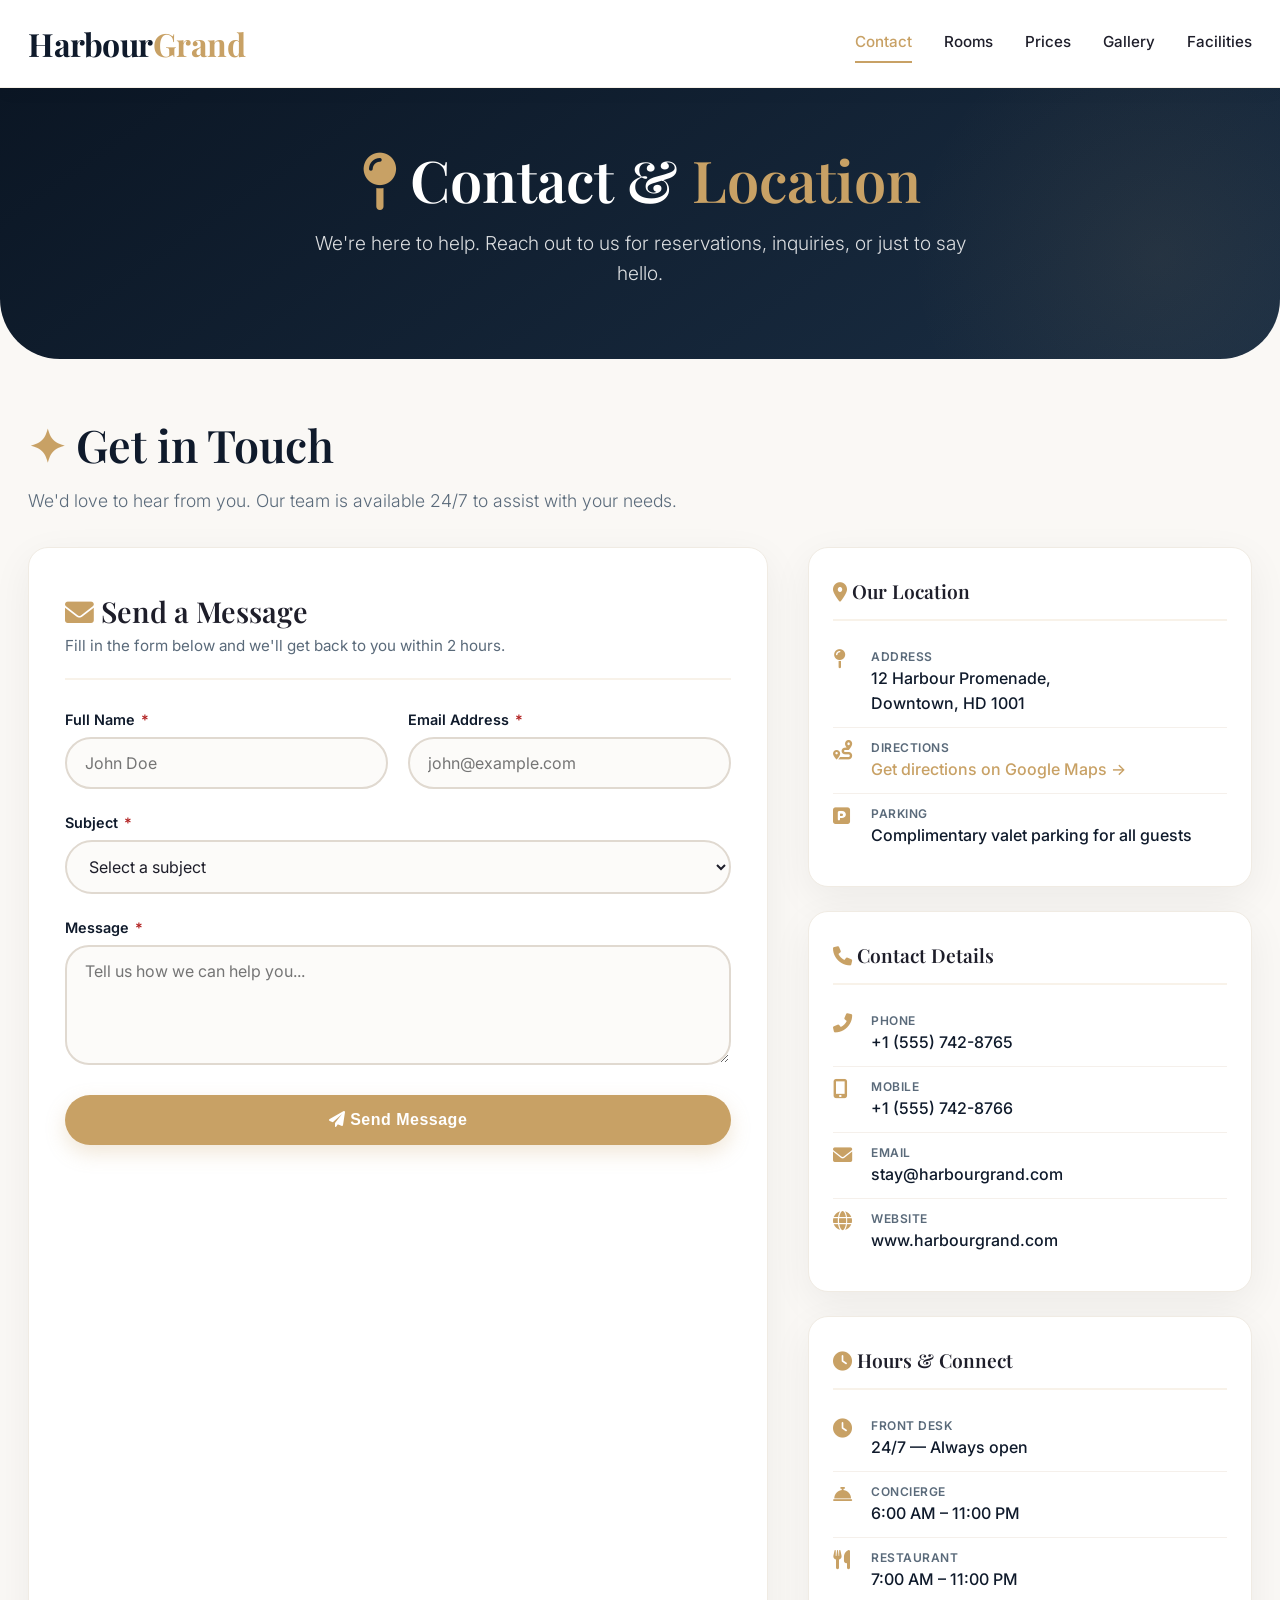
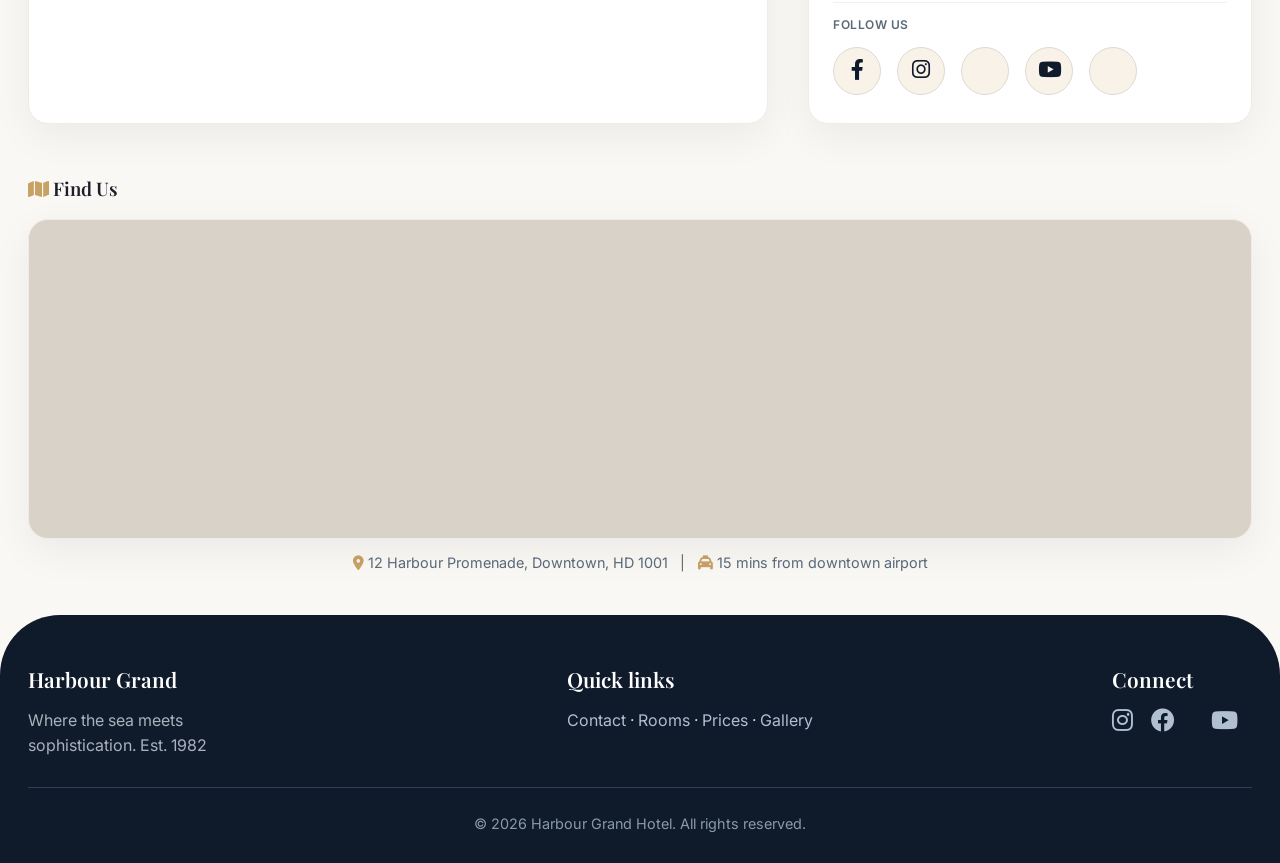
<file: CONTACT & LOCATION.html>
<!DOCTYPE html>
<html lang="en">
<head>
    <meta charset="UTF-8" />
    <meta name="viewport" content="width=device-width, initial-scale=1.0, maximum-scale=1.5" />
    <title>Harbour Grand · Contact & Location</title>
    <!-- SEO Meta -->
    <meta name="description" content="Contact Harbour Grand Hotel. Find our location, get directions, and reach out to our team for inquiries and reservations." />
    <meta name="keywords" content="hotel contact, location, directions, harbour grand, phone number, email, map" />
    <meta name="author" content="Harbour Grand Hotel" />
    <!-- Google Font & Icons -->
    <link rel="preconnect" href="https://fonts.googleapis.com" />
    <link rel="preconnect" href="https://fonts.gstatic.com" crossorigin />
    <link href="https://fonts.googleapis.com/css2?family=Playfair+Display:wght@400;600;700&family=Inter:wght@300;400;500;600;700&display=swap" rel="stylesheet" />
    <link rel="stylesheet" href="https://cdnjs.cloudflare.com/ajax/libs/font-awesome/6.0.0-beta3/css/all.min.css" />
    <style>
        /* ===== RESET & BASE ===== */
        * {
            margin: 0;
            padding: 0;
            box-sizing: border-box;
        }
        body {
            font-family: 'Inter', sans-serif;
            background: #faf8f5;
            color: #1e1e2a;
            line-height: 1.6;
        }
        img {
            max-width: 100%;
            height: auto;
            display: block;
        }
        a {
            text-decoration: none;
            color: inherit;
        }
        .container {
            max-width: 1280px;
            margin: 0 auto;
            padding: 0 28px;
        }

        /* ===== COLOR THEME ===== */
        :root {
            --gold: #c8a165;
            --gold-light: #e8d5b5;
            --navy: #0f1a2b;
            --navy-light: #1e2f45;
            --cream: #f8f2e9;
            --white: #ffffff;
            --shadow: 0 12px 40px rgba(0, 0, 0, 0.06);
            --radius: 20px;
            --success: #2e7d32;
            --error: #b22222;
        }

        /* ===== TYPOGRAPHY ===== */
        h1,
        h2,
        h3,
        h4 {
            font-family: 'Playfair Display', serif;
            font-weight: 600;
        }
        .section-title {
            font-size: 2.8rem;
            margin-bottom: 6px;
            color: var(--navy);
            letter-spacing: -0.3px;
        }
        .section-sub {
            color: #5a6a7a;
            font-size: 1.1rem;
            margin-bottom: 32px;
            font-weight: 300;
        }
        .gold-accent {
            color: var(--gold);
        }

        /* ===== BUTTONS ===== */
        .btn {
            display: inline-block;
            background: var(--gold);
            color: white;
            padding: 16px 44px;
            border-radius: 60px;
            font-weight: 600;
            letter-spacing: 0.5px;
            transition: 0.25s ease;
            border: none;
            cursor: pointer;
            font-size: 1rem;
            box-shadow: 0 8px 20px rgba(200, 161, 101, 0.25);
            width: 100%;
        }
        .btn:hover {
            background: #b58b4a;
            transform: translateY(-3px);
            box-shadow: 0 14px 30px rgba(200, 161, 101, 0.35);
        }

        /* ===== HEADER / NAV ===== */
        .navbar {
            background: rgba(255, 255, 255, 0.92);
            backdrop-filter: blur(8px);
            box-shadow: 0 2px 20px rgba(0, 0, 0, 0.04);
            padding: 18px 0;
            position: sticky;
            top: 0;
            z-index: 100;
            border-bottom: 1px solid rgba(200, 161, 101, 0.15);
        }
        .nav-flex {
            display: flex;
            align-items: center;
            justify-content: space-between;
            flex-wrap: wrap;
        }
        .logo {
            font-family: 'Playfair Display', serif;
            font-size: 2rem;
            font-weight: 700;
            color: var(--navy);
            letter-spacing: -0.5px;
        }
        .logo span {
            color: var(--gold);
        }
        .nav-links {
            display: flex;
            gap: 32px;
            font-weight: 500;
            font-size: 0.95rem;
            align-items: center;
        }
        .nav-links a {
            padding: 6px 0;
            border-bottom: 2px solid transparent;
            transition: 0.2s;
        }
        .nav-links a:hover,
        .nav-links a.active {
            color: var(--gold);
            border-bottom-color: var(--gold);
        }
        .menu-toggle {
            display: none;
            font-size: 1.8rem;
            background: none;
            border: none;
            cursor: pointer;
            color: var(--navy);
        }

        /* ===== HERO / BANNER ===== */
        .hero {
            background: linear-gradient(145deg, #0b1624 0%, #1a2e44 100%);
            color: white;
            padding: 60px 0 70px;
            border-radius: 0 0 60px 60px;
            margin-bottom: 50px;
            position: relative;
            overflow: hidden;
        }
        .hero::after {
            content: '';
            position: absolute;
            top: -30%;
            right: -10%;
            width: 500px;
            height: 500px;
            background: radial-gradient(circle, rgba(200, 161, 101, 0.08) 0%, transparent 70%);
            border-radius: 50%;
        }
        .hero-content {
            position: relative;
            z-index: 2;
            text-align: center;
            max-width: 740px;
            margin: 0 auto;
        }
        .hero-content h1 {
            font-size: 3.6rem;
            line-height: 1.1;
            margin-bottom: 16px;
        }
        .hero-content h1 i {
            color: var(--gold);
        }
        .hero-content p {
            font-size: 1.2rem;
            opacity: 0.85;
            font-weight: 300;
        }

        /* ===== CONTACT WRAPPER ===== */
        .contact-wrapper {
            display: flex;
            flex-wrap: wrap;
            gap: 40px;
            margin: 20px 0 50px;
        }

        /* ===== CONTACT FORM ===== */
        .contact-form-container {
            flex: 1.2;
            min-width: 320px;
            background: white;
            border-radius: var(--radius);
            padding: 40px 36px;
            box-shadow: var(--shadow);
            border: 1px solid #f0ebe3;
        }
        .contact-form-container .form-header {
            margin-bottom: 28px;
            padding-bottom: 20px;
            border-bottom: 2px solid var(--cream);
        }
        .contact-form-container .form-header h2 {
            font-size: 1.8rem;
            font-family: 'Playfair Display', serif;
        }
        .contact-form-container .form-header p {
            color: #5a6a7a;
            font-size: 0.95rem;
        }

        .form-group {
            margin-bottom: 22px;
        }
        .form-group label {
            display: block;
            font-weight: 600;
            margin-bottom: 6px;
            font-size: 0.9rem;
            color: var(--navy);
        }
        .form-group label .required {
            color: var(--error);
            margin-left: 2px;
        }
        .form-group input,
        .form-group select,
        .form-group textarea {
            width: 100%;
            padding: 14px 18px;
            border: 2px solid #e0d9d0;
            border-radius: 40px;
            font-size: 1rem;
            background: #fcfbf9;
            transition: 0.3s;
            font-family: 'Inter', sans-serif;
            color: #1e1e2a;
        }
        .form-group input:focus,
        .form-group select:focus,
        .form-group textarea:focus {
            border-color: var(--gold);
            outline: none;
            background: white;
            box-shadow: 0 0 0 4px rgba(200, 161, 101, 0.1);
        }
        .form-group input.error,
        .form-group textarea.error {
            border-color: var(--error);
            background: #fff8f8;
        }
        .form-group input.success,
        .form-group textarea.success {
            border-color: var(--success);
            background: #f8fff8;
        }
        .form-group .error-message {
            color: var(--error);
            font-size: 0.8rem;
            margin-top: 4px;
            display: none;
            font-weight: 500;
        }
        .form-group .error-message.visible {
            display: block;
        }
        .form-group textarea {
            border-radius: 24px;
            resize: vertical;
            min-height: 120px;
        }
        .form-row {
            display: flex;
            gap: 20px;
            flex-wrap: wrap;
        }
        .form-row .form-group {
            flex: 1 1 160px;
        }

        /* ===== SUCCESS MESSAGE ===== */
        .success-message {
            display: none;
            background: #e8f5e9;
            border: 2px solid var(--success);
            border-radius: var(--radius);
            padding: 24px 28px;
            margin-top: 20px;
            text-align: center;
        }
        .success-message.visible {
            display: block;
            animation: fadeInUp 0.5s ease;
        }
        .success-message i {
            font-size: 3rem;
            color: var(--success);
            margin-bottom: 12px;
        }
        .success-message h3 {
            color: var(--success);
            font-family: 'Inter', sans-serif;
        }
        .success-message p {
            color: #1e3a2a;
            margin-top: 4px;
        }

        @keyframes fadeInUp {
            from {
                opacity: 0;
                transform: translateY(20px);
            }
            to {
                opacity: 1;
                transform: translateY(0);
            }
        }

        /* ===== CONTACT INFO SIDEBAR ===== */
        .contact-info-sidebar {
            flex: 0.8;
            min-width: 280px;
            display: flex;
            flex-direction: column;
            gap: 24px;
        }
        .info-card {
            background: white;
            border-radius: var(--radius);
            padding: 28px 24px;
            box-shadow: var(--shadow);
            border: 1px solid #f0ebe3;
        }
        .info-card h3 {
            font-size: 1.2rem;
            font-family: 'Playfair Display', serif;
            margin-bottom: 16px;
            padding-bottom: 12px;
            border-bottom: 2px solid var(--cream);
        }
        .info-card .info-item {
            display: flex;
            align-items: flex-start;
            gap: 14px;
            padding: 10px 0;
            border-bottom: 1px solid #f5f0eb;
        }
        .info-card .info-item:last-child {
            border-bottom: none;
        }
        .info-card .info-item i {
            color: var(--gold);
            font-size: 1.2rem;
            width: 24px;
            margin-top: 2px;
        }
        .info-card .info-item .info-text {
            flex: 1;
        }
        .info-card .info-item .info-text .label {
            font-size: 0.75rem;
            color: #5a6a7a;
            text-transform: uppercase;
            letter-spacing: 0.5px;
            font-weight: 600;
        }
        .info-card .info-item .info-text .value {
            font-weight: 500;
            color: var(--navy);
        }
        .info-card .info-item .info-text .value a {
            color: var(--navy);
            transition: 0.2s;
        }
        .info-card .info-item .info-text .value a:hover {
            color: var(--gold);
        }

        /* ===== MAP ===== */
        .map-container {
            border-radius: var(--radius);
            overflow: hidden;
            box-shadow: var(--shadow);
            border: 1px solid #f0ebe3;
            height: 320px;
            background: #d9d2c8;
            position: relative;
        }
        .map-container iframe {
            width: 100%;
            height: 100%;
            border: none;
        }
        .map-container .map-placeholder {
            display: flex;
            flex-direction: column;
            align-items: center;
            justify-content: center;
            height: 100%;
            background: linear-gradient(145deg, #1a2e44, #0b1624);
            color: white;
            padding: 20px;
            text-align: center;
        }
        .map-container .map-placeholder i {
            font-size: 4rem;
            color: var(--gold);
            margin-bottom: 16px;
        }
        .map-container .map-placeholder p {
            opacity: 0.8;
        }

        /* ===== SOCIAL & HOURS ===== */
        .social-links {
            display: flex;
            gap: 16px;
            margin-top: 12px;
            flex-wrap: wrap;
        }
        .social-links a {
            display: flex;
            align-items: center;
            justify-content: center;
            width: 48px;
            height: 48px;
            border-radius: 50%;
            background: var(--cream);
            color: var(--navy);
            font-size: 1.3rem;
            transition: 0.3s;
            border: 1px solid #e0d9d0;
        }
        .social-links a:hover {
            background: var(--gold);
            color: white;
            transform: translateY(-3px);
            box-shadow: 0 8px 20px rgba(200, 161, 101, 0.3);
        }

        /* ===== FOOTER ===== */
        .footer {
            background: var(--navy);
            color: #d0d8e0;
            padding: 48px 0 28px;
            margin-top: 40px;
            border-radius: 60px 60px 0 0;
        }
        .footer-grid {
            display: flex;
            flex-wrap: wrap;
            justify-content: space-between;
            gap: 40px;
        }
        .footer h4 {
            color: white;
            margin-bottom: 12px;
            font-family: 'Playfair Display', serif;
            font-size: 1.3rem;
        }
        .footer a {
            color: #b0c0d0;
            transition: 0.2s;
        }
        .footer a:hover {
            color: var(--gold);
        }
        .footer-bottom {
            border-top: 1px solid #2f4055;
            padding-top: 24px;
            margin-top: 28px;
            text-align: center;
            font-size: 0.9rem;
            color: #8a9aa8;
        }
        .social-icons i {
            font-size: 1.5rem;
            margin-right: 14px;
            color: #b0c0d0;
            transition: 0.2s;
        }
        .social-icons i:hover {
            color: var(--gold);
            transform: translateY(-2px);
        }

        /* ===== RESPONSIVE ===== */
        @media (max-width: 820px) {
            .menu-toggle {
                display: block;
            }
            .nav-links {
                display: none;
                flex-direction: column;
                width: 100%;
                gap: 18px;
                padding: 24px 0 12px;
                border-top: 1px solid #eee;
                margin-top: 16px;
                align-items: flex-start;
            }
            .nav-links.open {
                display: flex;
            }
            .hero-content h1 {
                font-size: 2.6rem;
            }
            .section-title {
                font-size: 2.2rem;
            }
            .contact-wrapper {
                flex-direction: column;
            }
            .contact-info-sidebar {
                flex-direction: row;
                flex-wrap: wrap;
            }
            .contact-info-sidebar .info-card {
                flex: 1;
                min-width: 240px;
            }
        }

        @media (max-width: 540px) {
            .container {
                padding: 0 16px;
            }
            .hero {
                padding: 40px 0 44px;
                border-radius: 0 0 32px 32px;
            }
            .hero-content h1 {
                font-size: 2rem;
            }
            .hero-content p {
                font-size: 1rem;
            }
            .contact-form-container {
                padding: 24px 18px;
            }
            .form-row {
                flex-direction: column;
            }
            .contact-info-sidebar {
                flex-direction: column;
            }
            .footer-grid {
                flex-direction: column;
                gap: 24px;
            }
            .map-container {
                height: 240px;
            }
            .social-links a {
                width: 40px;
                height: 40px;
                font-size: 1rem;
            }
        }

        /* ===== LOADING SPINNER ===== */
        .spinner {
            display: none;
            width: 20px;
            height: 20px;
            border: 3px solid rgba(255, 255, 255, 0.3);
            border-top: 3px solid white;
            border-radius: 50%;
            animation: spin 0.8s linear infinite;
            margin: 0 auto;
        }
        @keyframes spin {
            to {
                transform: rotate(360deg);
            }
        }
        .btn .btn-text {
            display: inline;
        }
        .btn.loading .btn-text {
            display: none;
        }
        .btn.loading .spinner {
            display: inline-block;
        }
    </style>
</head>
<body>
    <!-- ===== NAVIGATION ===== -->
    <header class="navbar">
        <div class="container nav-flex">
            <div class="logo">Harbour<span>Grand</span></div>
            <button class="menu-toggle" id="menuToggle" aria-label="Toggle navigation">
                <i class="fas fa-bars"></i>
            </button>
            <nav class="nav-links" id="navLinks">
                <a href="#" class="active">Contact</a>
                <a href="#">Rooms</a>
                <a href="#">Prices</a>
                <a href="#">Gallery</a>
                <a href="#">Facilities</a>
            </nav>
        </div>
    </header>

    <main>
        <!-- ===== HERO / BANNER ===== -->
        <section class="hero">
            <div class="container hero-content">
                <h1><i class="fas fa-map-pin"></i> Contact & <span class="gold-accent">Location</span></h1>
                <p>We're here to help. Reach out to us for reservations, inquiries, or just to say hello.</p>
            </div>
        </section>

        <!-- ===== CONTACT SECTION ===== -->
        <section class="container">
            <h2 class="section-title"><span class="gold-accent">✦</span> Get in Touch</h2>
            <p class="section-sub">We'd love to hear from you. Our team is available 24/7 to assist with your needs.</p>

            <div class="contact-wrapper">
                <!-- Contact Form -->
                <div class="contact-form-container">
                    <div class="form-header">
                        <h2><i class="fas fa-envelope gold-accent"></i> Send a Message</h2>
                        <p>Fill in the form below and we'll get back to you within 2 hours.</p>
                    </div>

                    <form id="contactForm" novalidate>
                        <div class="form-row">
                            <div class="form-group">
                                <label>Full Name <span class="required">*</span></label>
                                <input type="text" id="fullName" placeholder="John Doe" required />
                                <div class="error-message" id="nameError">Please enter your full name.</div>
                            </div>
                            <div class="form-group">
                                <label>Email Address <span class="required">*</span></label>
                                <input type="email" id="email" placeholder="john@example.com" required />
                                <div class="error-message" id="emailError">Please enter a valid email address.</div>
                            </div>
                        </div>

                        <div class="form-group">
                            <label>Subject <span class="required">*</span></label>
                            <select id="subject" required>
                                <option value="">Select a subject</option>
                                <option value="booking">Booking Inquiry</option>
                                <option value="event">Event & Celebration</option>
                                <option value="feedback">Feedback & Suggestions</option>
                                <option value="careers">Careers at Harbour Grand</option>
                                <option value="other">Other</option>
                            </select>
                            <div class="error-message" id="subjectError">Please select a subject.</div>
                        </div>

                        <div class="form-group">
                            <label>Message <span class="required">*</span></label>
                            <textarea id="message" placeholder="Tell us how we can help you..." required></textarea>
                            <div class="error-message" id="messageError">Please enter your message.</div>
                        </div>

                        <button type="submit" class="btn" id="submitBtn">
                            <span class="btn-text"><i class="fas fa-paper-plane"></i> Send Message</span>
                            <span class="spinner"></span>
                        </button>

                        <div class="success-message" id="successMessage">
                            <i class="fas fa-check-circle"></i>
                            <h3>Message Sent!</h3>
                            <p>Thank you for reaching out. We'll respond to your inquiry within 2 hours.</p>
                            <p style="margin-top:8px; font-size:0.9rem; color:#2e7d32;">
                                <i class="fas fa-print"></i> Reference: <strong id="contactRef">HG-2026-001</strong>
                            </p>
                            <button class="btn" style="width:auto; margin-top:16px; padding:12px 32px;" onclick="location.reload()">
                                <i class="fas fa-plus"></i> New Message
                            </button>
                        </div>
                    </form>
                </div>

                <!-- Contact Info Sidebar -->
                <div class="contact-info-sidebar">
                    <!-- Location Card -->
                    <div class="info-card">
                        <h3><i class="fas fa-location-dot gold-accent"></i> Our Location</h3>
                        <div class="info-item">
                            <i class="fas fa-map-pin"></i>
                            <div class="info-text">
                                <div class="label">Address</div>
                                <div class="value">12 Harbour Promenade,<br />Downtown, HD 1001</div>
                            </div>
                        </div>
                        <div class="info-item">
                            <i class="fas fa-route"></i>
                            <div class="info-text">
                                <div class="label">Directions</div>
                                <div class="value"><a href="#" style="color:var(--gold); font-weight:500;">Get directions on Google Maps →</a></div>
                            </div>
                        </div>
                        <div class="info-item">
                            <i class="fas fa-parking"></i>
                            <div class="info-text">
                                <div class="label">Parking</div>
                                <div class="value">Complimentary valet parking for all guests</div>
                            </div>
                        </div>
                    </div>

                    <!-- Contact Card -->
                    <div class="info-card">
                        <h3><i class="fas fa-phone gold-accent"></i> Contact Details</h3>
                        <div class="info-item">
                            <i class="fas fa-phone-alt"></i>
                            <div class="info-text">
                                <div class="label">Phone</div>
                                <div class="value"><a href="tel:+15557428765">+1 (555) 742-8765</a></div>
                            </div>
                        </div>
                        <div class="info-item">
                            <i class="fas fa-mobile-alt"></i>
                            <div class="info-text">
                                <div class="label">Mobile</div>
                                <div class="value"><a href="tel:+15557428766">+1 (555) 742-8766</a></div>
                            </div>
                        </div>
                        <div class="info-item">
                            <i class="fas fa-envelope"></i>
                            <div class="info-text">
                                <div class="label">Email</div>
                                <div class="value"><a href="mailto:stay@harbourgrand.com">stay@harbourgrand.com</a></div>
                            </div>
                        </div>
                        <div class="info-item">
                            <i class="fas fa-globe"></i>
                            <div class="info-text">
                                <div class="label">Website</div>
                                <div class="value"><a href="#">www.harbourgrand.com</a></div>
                            </div>
                        </div>
                    </div>

                    <!-- Hours & Social Card -->
                    <div class="info-card">
                        <h3><i class="fas fa-clock gold-accent"></i> Hours & Connect</h3>
                        <div class="info-item">
                            <i class="fas fa-clock"></i>
                            <div class="info-text">
                                <div class="label">Front Desk</div>
                                <div class="value">24/7 — Always open</div>
                            </div>
                        </div>
                        <div class="info-item">
                            <i class="fas fa-concierge-bell"></i>
                            <div class="info-text">
                                <div class="label">Concierge</div>
                                <div class="value">6:00 AM – 11:00 PM</div>
                            </div>
                        </div>
                        <div class="info-item">
                            <i class="fas fa-utensils"></i>
                            <div class="info-text">
                                <div class="label">Restaurant</div>
                                <div class="value">7:00 AM – 11:00 PM</div>
                            </div>
                        </div>
                        <div style="margin-top:12px;">
                            <div class="label" style="font-size:0.75rem; color:#5a6a7a; text-transform:uppercase; letter-spacing:0.5px; font-weight:600; margin-bottom:6px;">Follow Us</div>
                            <div class="social-links">
                                <a href="#" aria-label="Facebook"><i class="fab fa-facebook-f"></i></a>
                                <a href="#" aria-label="Instagram"><i class="fab fa-instagram"></i></a>
                                <a href="#" aria-label="Twitter"><i class="fab fa-x-twitter"></i></a>
                                <a href="#" aria-label="YouTube"><i class="fab fa-youtube"></i></a>
                                <a href="#" aria-label="TripAdvisor"><i class="fab fa-tripadvisor"></i></a>
                            </div>
                        </div>
                    </div>
                </div>
            </div>

            <!-- Map Section -->
            <div style="margin: 20px 0 40px;">
                <h3 style="font-family:'Playfair Display', serif; margin-bottom:16px;">
                    <i class="fas fa-map gold-accent"></i> Find Us
                </h3>
                <div class="map-container">
                    <!-- Interactive Google Maps Embed -->
                    <iframe 
                        src="https://www.google.com/maps/embed?pb=!1m18!1m12!1m3!1d3024.2219901290355!2d-74.00369368400567!3d40.71312937933038!2m3!1f0!2f0!3f0!3m2!1i1024!2i768!4f13.1!3m3!1m2!1s0x89c25a316bb7e6d9%3A0x98b4e6f9f2d5b2c3!2s12%20Harbour%20Promenade%2C%20New%20York%2C%20NY%2010001!5e0!3m2!1sen!2sus!4v1700000000000" 
                        allowfullscreen="" 
                        loading="lazy" 
                        referrerpolicy="no-referrer-when-downgrade"
                        title="Harbour Grand Hotel Location Map">
                    </iframe>
                </div>
                <p style="margin-top:12px; color:#5a6a7a; font-size:0.9rem; text-align:center;">
                    <i class="fas fa-location-dot gold-accent"></i> 12 Harbour Promenade, Downtown, HD 1001
                    <span style="margin:0 8px;">|</span>
                    <i class="fas fa-taxi gold-accent"></i> 15 mins from downtown airport
                </p>
            </div>
        </section>
    </main>

    <!-- ===== FOOTER ===== -->
    <footer class="footer">
        <div class="container">
            <div class="footer-grid">
                <div>
                    <h4>Harbour Grand</h4>
                    <p style="max-width: 240px; opacity: 0.8;">Where the sea meets sophistication. Est. 1982</p>
                </div>
                <div>
                    <h4>Quick links</h4>
                    <a href="#">Contact</a> · <a href="#">Rooms</a> · <a href="#">Prices</a> · <a href="#">Gallery</a>
                </div>
                <div>
                    <h4>Connect</h4>
                    <div class="social-icons">
                        <i class="fab fa-instagram"></i>
                        <i class="fab fa-facebook"></i>
                        <i class="fab fa-x-twitter"></i>
                        <i class="fab fa-youtube"></i>
                    </div>
                </div>
            </div>
            <div class="footer-bottom">© 2026 Harbour Grand Hotel. All rights reserved.</div>
        </div>
    </footer>

    <!-- ===== JAVASCRIPT ===== -->
    <script>
        (function() {
            // ---- Mobile menu toggle ----
            const toggleBtn = document.getElementById('menuToggle');
            const navLinks = document.getElementById('navLinks');
            if (toggleBtn && navLinks) {
                toggleBtn.addEventListener('click', function(e) {
                    e.stopPropagation();
                    navLinks.classList.toggle('open');
                });
                navLinks.querySelectorAll('a').forEach(link => {
                    link.addEventListener('click', () => navLinks.classList.remove('open'));
                });
            }

            // ---- DOM refs ----
            const form = document.getElementById('contactForm');
            const fullName = document.getElementById('fullName');
            const email = document.getElementById('email');
            const subject = document.getElementById('subject');
            const message = document.getElementById('message');
            const submitBtn = document.getElementById('submitBtn');
            const successMsg = document.getElementById('successMessage');

            // Error messages
            const nameError = document.getElementById('nameError');
            const emailError = document.getElementById('emailError');
            const subjectError = document.getElementById('subjectError');
            const messageError = document.getElementById('messageError');

            // ---- Real-time validation styling ----
            function validateField(input, errorEl, condition, errorMsg) {
                if (!input.value || !condition) {
                    input.classList.add('error');
                    input.classList.remove('success');
                    errorEl.textContent = errorMsg;
                    errorEl.classList.add('visible');
                    return false;
                } else {
                    input.classList.remove('error');
                    input.classList.add('success');
                    errorEl.classList.remove('visible');
                    return true;
                }
            }

            // ---- Form validation ----
            function validateForm() {
                let isValid = true;

                // Name
                if (!validateField(fullName, nameError, fullName.value.trim().length >= 2, 'Please enter your full name.')) {
                    isValid = false;
                }

                // Email
                const emailPattern = /^[^\s@]+@[^\s@]+\.[^\s@]+$/;
                if (!validateField(email, emailError, emailPattern.test(email.value.trim()), 'Please enter a valid email address.')) {
                    isValid = false;
                }

                // Subject
                if (!validateField(subject, subjectError, subject.value !== '', 'Please select a subject.')) {
                    isValid = false;
                }

                // Message
                if (!validateField(message, messageError, message.value.trim().length >= 10, 'Please enter a message (minimum 10 characters).')) {
                    isValid = false;
                }

                return isValid;
            }

            // ---- Live validation on change ----
            [fullName, email, subject, message].forEach(field => {
                field.addEventListener('change', function() {
                    validateForm();
                });
                field.addEventListener('input', function() {
                    if (this.classList.contains('error') || this.classList.contains('success')) {
                        validateForm();
                    }
                });
            });

            // ---- Form submit ----
            form.addEventListener('submit', function(e) {
                e.preventDefault();

                if (!validateForm()) {
                    const firstError = document.querySelector('.form-group .error.visible, .form-group .error-message.visible');
                    if (firstError) {
                        firstError.closest('.form-group')?.scrollIntoView({ behavior: 'smooth', block: 'center' });
                    }
                    return;
                }

                // Show loading state
                submitBtn.classList.add('loading');
                submitBtn.disabled = true;

                // Simulate API call
                setTimeout(function() {
                    submitBtn.classList.remove('loading');
                    submitBtn.disabled = false;

                    // Generate reference
                    const ref = 'HG-' + new Date().getFullYear() + '-' + String(Math.floor(Math.random() * 9000) + 1000);
                    document.getElementById('contactRef').textContent = ref;

                    // Show success
                    successMsg.classList.add('visible');
                    form.querySelector('.form-header, .form-row, .form-group, .btn:not(.success-message .btn)')
                        .forEach(el => {
                            if (el.closest('.success-message')) return;
                            el.style.display = 'none';
                        });
                    submitBtn.style.display = 'none';
                    successMsg.scrollIntoView({ behavior: 'smooth', block: 'center' });

                    console.log('📧 Contact form submitted:', {
                        name: fullName.value,
                        email: email.value,
                        subject: subject.value,
                        message: message.value,
                        ref: ref
                    });

                }, 1500);
            });

            // ---- Console info ----
            console.log('📍 Harbour Grand Contact & Location page loaded. We\'re here to help!');

        })();
    </script>
</body>
</html>
</file>
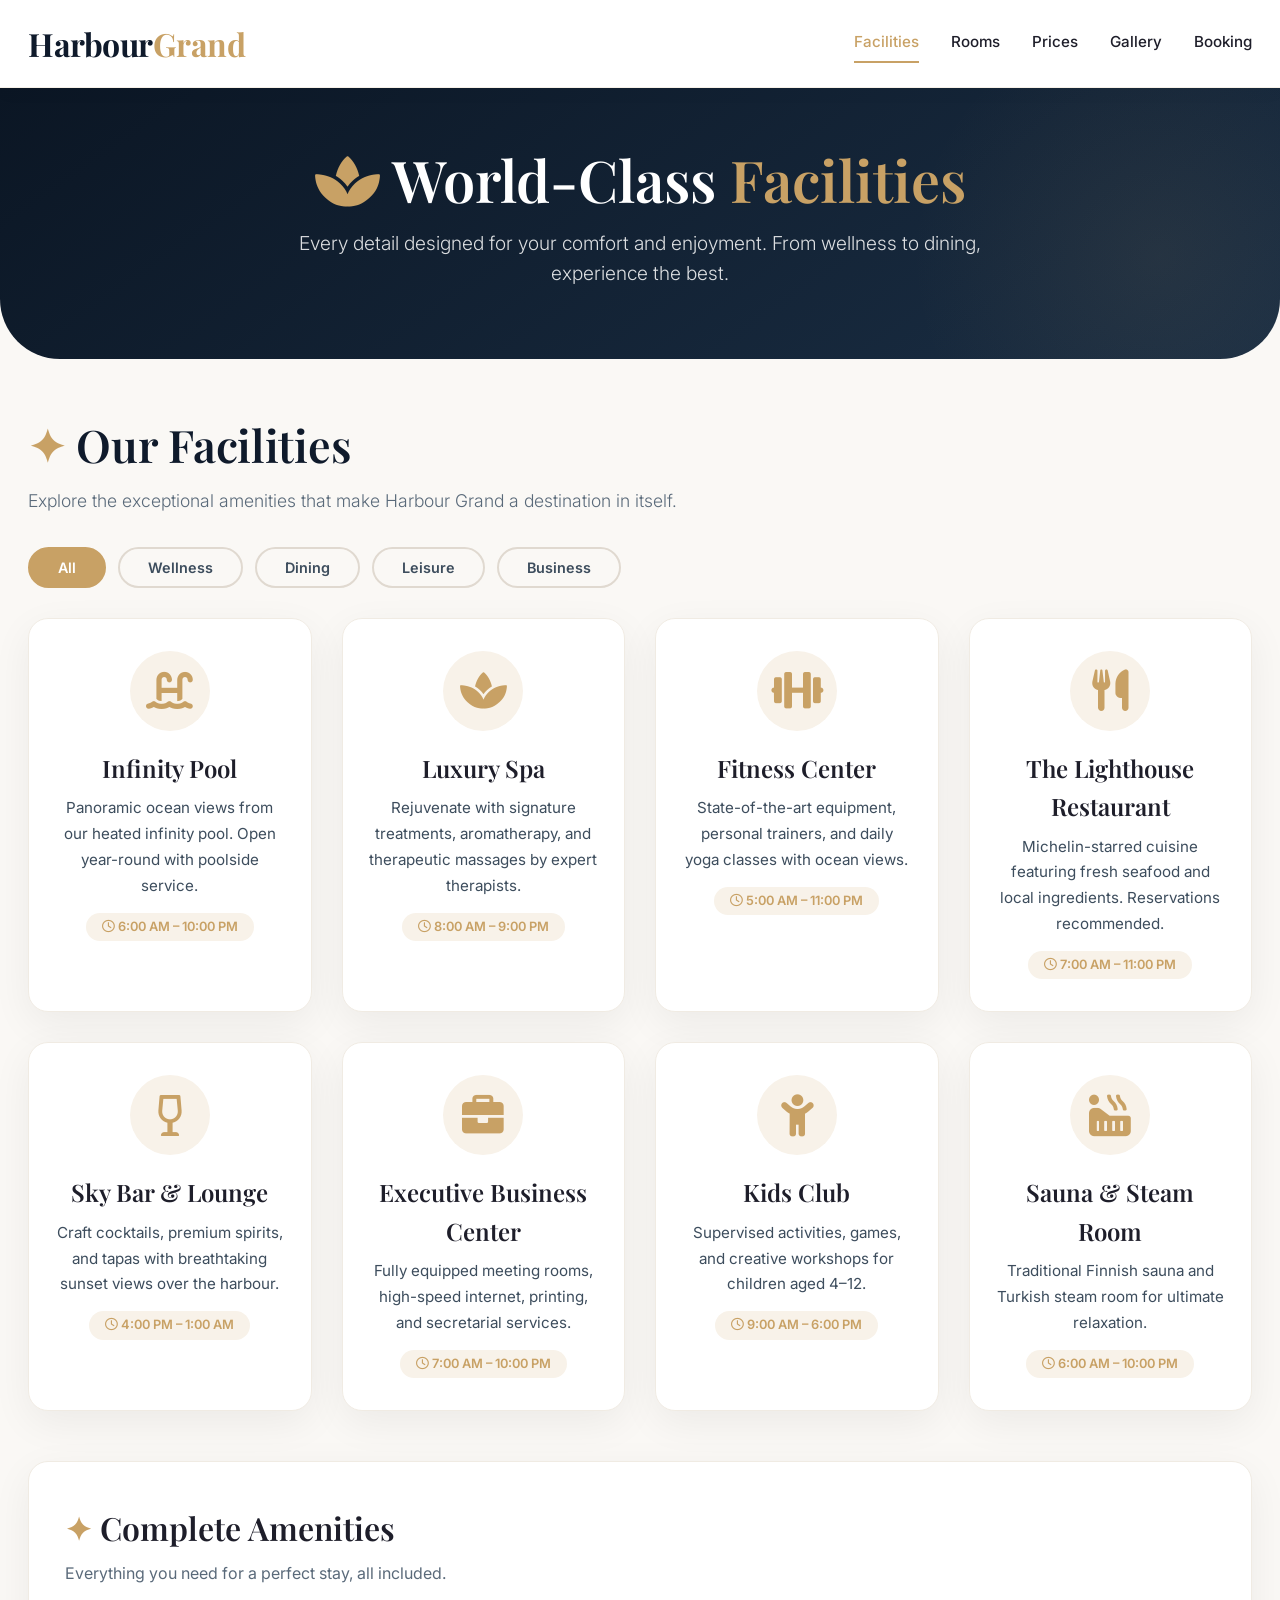
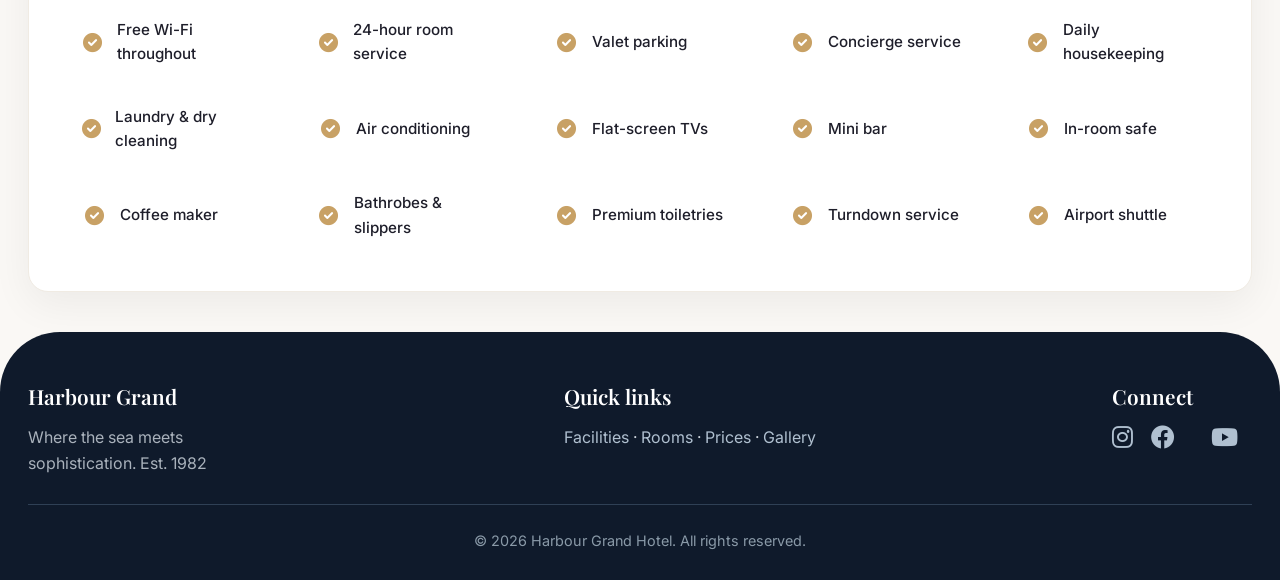
<file: FACILITIES.html>
<!DOCTYPE html>
<html lang="en">
<head>
    <meta charset="UTF-8" />
    <meta name="viewport" content="width=device-width, initial-scale=1.0, maximum-scale=1.5" />
    <title>Harbour Grand · Facilities & Amenities</title>
    <!-- SEO Meta -->
    <meta name="description" content="Discover the luxurious facilities at Harbour Grand Hotel. Infinity pool, spa, fine dining, fitness center, and more." />
    <meta name="keywords" content="hotel facilities, luxury amenities, infinity pool, spa, fine dining, fitness center, harbour grand" />
    <meta name="author" content="Harbour Grand Hotel" />
    <!-- Google Font & Icons -->
    <link rel="preconnect" href="https://fonts.googleapis.com" />
    <link rel="preconnect" href="https://fonts.gstatic.com" crossorigin />
    <link href="https://fonts.googleapis.com/css2?family=Playfair+Display:wght@400;600;700&family=Inter:wght@300;400;500;600;700&display=swap" rel="stylesheet" />
    <link rel="stylesheet" href="https://cdnjs.cloudflare.com/ajax/libs/font-awesome/6.0.0-beta3/css/all.min.css" />
    <style>
        /* ===== RESET & BASE ===== */
        * {
            margin: 0;
            padding: 0;
            box-sizing: border-box;
        }
        body {
            font-family: 'Inter', sans-serif;
            background: #faf8f5;
            color: #1e1e2a;
            line-height: 1.6;
        }
        img {
            max-width: 100%;
            height: auto;
            display: block;
        }
        a {
            text-decoration: none;
            color: inherit;
        }
        .container {
            max-width: 1280px;
            margin: 0 auto;
            padding: 0 28px;
        }

        /* ===== COLOR THEME ===== */
        :root {
            --gold: #c8a165;
            --gold-light: #e8d5b5;
            --navy: #0f1a2b;
            --navy-light: #1e2f45;
            --cream: #f8f2e9;
            --white: #ffffff;
            --shadow: 0 12px 40px rgba(0, 0, 0, 0.06);
            --radius: 20px;
        }

        /* ===== TYPOGRAPHY ===== */
        h1,
        h2,
        h3,
        h4 {
            font-family: 'Playfair Display', serif;
            font-weight: 600;
        }
        .section-title {
            font-size: 2.8rem;
            margin-bottom: 6px;
            color: var(--navy);
            letter-spacing: -0.3px;
        }
        .section-sub {
            color: #5a6a7a;
            font-size: 1.1rem;
            margin-bottom: 32px;
            font-weight: 300;
        }
        .gold-accent {
            color: var(--gold);
        }

        /* ===== BUTTONS ===== */
        .btn {
            display: inline-block;
            background: var(--gold);
            color: white;
            padding: 14px 36px;
            border-radius: 60px;
            font-weight: 600;
            letter-spacing: 0.5px;
            transition: 0.25s ease;
            border: none;
            cursor: pointer;
            font-size: 0.95rem;
            box-shadow: 0 8px 20px rgba(200, 161, 101, 0.25);
        }
        .btn:hover {
            background: #b58b4a;
            transform: translateY(-3px);
            box-shadow: 0 14px 30px rgba(200, 161, 101, 0.35);
        }
        .btn-outline {
            background: transparent;
            border: 2px solid var(--gold);
            color: var(--gold);
            box-shadow: none;
        }
        .btn-outline:hover {
            background: var(--gold);
            color: white;
        }

        /* ===== HEADER / NAV ===== */
        .navbar {
            background: rgba(255, 255, 255, 0.92);
            backdrop-filter: blur(8px);
            box-shadow: 0 2px 20px rgba(0, 0, 0, 0.04);
            padding: 18px 0;
            position: sticky;
            top: 0;
            z-index: 100;
            border-bottom: 1px solid rgba(200, 161, 101, 0.15);
        }
        .nav-flex {
            display: flex;
            align-items: center;
            justify-content: space-between;
            flex-wrap: wrap;
        }
        .logo {
            font-family: 'Playfair Display', serif;
            font-size: 2rem;
            font-weight: 700;
            color: var(--navy);
            letter-spacing: -0.5px;
        }
        .logo span {
            color: var(--gold);
        }
        .nav-links {
            display: flex;
            gap: 32px;
            font-weight: 500;
            font-size: 0.95rem;
            align-items: center;
        }
        .nav-links a {
            padding: 6px 0;
            border-bottom: 2px solid transparent;
            transition: 0.2s;
        }
        .nav-links a:hover,
        .nav-links a.active {
            color: var(--gold);
            border-bottom-color: var(--gold);
        }
        .menu-toggle {
            display: none;
            font-size: 1.8rem;
            background: none;
            border: none;
            cursor: pointer;
            color: var(--navy);
        }

        /* ===== HERO / BANNER ===== */
        .hero {
            background: linear-gradient(145deg, #0b1624 0%, #1a2e44 100%);
            color: white;
            padding: 60px 0 70px;
            border-radius: 0 0 60px 60px;
            margin-bottom: 50px;
            position: relative;
            overflow: hidden;
        }
        .hero::after {
            content: '';
            position: absolute;
            top: -30%;
            right: -10%;
            width: 500px;
            height: 500px;
            background: radial-gradient(circle, rgba(200, 161, 101, 0.08) 0%, transparent 70%);
            border-radius: 50%;
        }
        .hero-content {
            position: relative;
            z-index: 2;
            text-align: center;
            max-width: 740px;
            margin: 0 auto;
        }
        .hero-content h1 {
            font-size: 3.6rem;
            line-height: 1.1;
            margin-bottom: 16px;
        }
        .hero-content h1 i {
            color: var(--gold);
        }
        .hero-content p {
            font-size: 1.2rem;
            opacity: 0.85;
            font-weight: 300;
        }

        /* ===== FACILITIES GRID ===== */
        .facilities-grid {
            display: grid;
            grid-template-columns: repeat(auto-fit, minmax(280px, 1fr));
            gap: 30px;
            margin: 30px 0 50px;
        }
        .facility-card {
            background: white;
            border-radius: var(--radius);
            padding: 32px 26px;
            box-shadow: var(--shadow);
            transition: 0.3s ease;
            border: 1px solid #f0ebe3;
            text-align: center;
            cursor: pointer;
            position: relative;
            overflow: hidden;
        }
        .facility-card::before {
            content: '';
            position: absolute;
            top: 0;
            left: 0;
            right: 0;
            height: 4px;
            background: var(--gold);
            transform: scaleX(0);
            transition: transform 0.3s ease;
        }
        .facility-card:hover::before {
            transform: scaleX(1);
        }
        .facility-card:hover {
            transform: translateY(-8px);
            box-shadow: 0 20px 40px rgba(0, 0, 0, 0.08);
            border-color: var(--gold-light);
        }
        .facility-card .icon-wrapper {
            width: 80px;
            height: 80px;
            background: var(--cream);
            border-radius: 50%;
            display: flex;
            align-items: center;
            justify-content: center;
            margin: 0 auto 18px;
            transition: 0.3s;
        }
        .facility-card:hover .icon-wrapper {
            background: var(--gold-light);
            transform: scale(1.05);
        }
        .facility-card .icon-wrapper i {
            font-size: 2.6rem;
            color: var(--gold);
        }
        .facility-card h3 {
            font-size: 1.5rem;
            margin-bottom: 8px;
        }
        .facility-card p {
            color: #3d4d5d;
            font-size: 0.95rem;
            line-height: 1.7;
        }
        .facility-card .facility-hours {
            display: inline-block;
            margin-top: 14px;
            font-size: 0.8rem;
            color: var(--gold);
            font-weight: 600;
            background: var(--cream);
            padding: 4px 16px;
            border-radius: 40px;
        }

        /* ===== AMENITIES LIST ===== */
        .amenities-section {
            background: white;
            border-radius: var(--radius);
            padding: 40px 36px;
            box-shadow: var(--shadow);
            border: 1px solid #f0ebe3;
            margin: 20px 0 40px;
        }
        .amenities-section h2 {
            font-size: 2rem;
            margin-bottom: 8px;
        }
        .amenities-grid {
            display: grid;
            grid-template-columns: repeat(auto-fit, minmax(200px, 1fr));
            gap: 16px 30px;
            margin-top: 20px;
        }
        .amenities-grid .amenity-item {
            display: flex;
            align-items: center;
            gap: 12px;
            padding: 10px 14px;
            border-radius: 12px;
            transition: 0.2s;
            border: 1px solid transparent;
        }
        .amenities-grid .amenity-item:hover {
            background: var(--cream);
            border-color: var(--gold-light);
        }
        .amenities-grid .amenity-item i {
            color: var(--gold);
            font-size: 1.2rem;
            width: 28px;
            text-align: center;
        }
        .amenities-grid .amenity-item span {
            font-size: 0.95rem;
            font-weight: 500;
        }

        /* ===== CATEGORY TABS ===== */
        .category-tabs {
            display: flex;
            flex-wrap: wrap;
            gap: 12px;
            margin-bottom: 30px;
        }
        .category-tabs button {
            padding: 10px 28px;
            border-radius: 60px;
            border: 2px solid #e0d9d0;
            background: transparent;
            font-weight: 600;
            font-size: 0.9rem;
            cursor: pointer;
            transition: 0.25s;
            font-family: 'Inter', sans-serif;
            color: #3d4d5d;
        }
        .category-tabs button:hover {
            border-color: var(--gold);
            color: var(--gold);
        }
        .category-tabs button.active {
            background: var(--gold);
            border-color: var(--gold);
            color: white;
        }

        /* ===== FOOTER ===== */
        .footer {
            background: var(--navy);
            color: #d0d8e0;
            padding: 48px 0 28px;
            margin-top: 40px;
            border-radius: 60px 60px 0 0;
        }
        .footer-grid {
            display: flex;
            flex-wrap: wrap;
            justify-content: space-between;
            gap: 40px;
        }
        .footer h4 {
            color: white;
            margin-bottom: 12px;
            font-family: 'Playfair Display', serif;
            font-size: 1.3rem;
        }
        .footer a {
            color: #b0c0d0;
            transition: 0.2s;
        }
        .footer a:hover {
            color: var(--gold);
        }
        .footer-bottom {
            border-top: 1px solid #2f4055;
            padding-top: 24px;
            margin-top: 28px;
            text-align: center;
            font-size: 0.9rem;
            color: #8a9aa8;
        }
        .social-icons i {
            font-size: 1.5rem;
            margin-right: 14px;
            color: #b0c0d0;
            transition: 0.2s;
        }
        .social-icons i:hover {
            color: var(--gold);
            transform: translateY(-2px);
        }

        /* ===== RESPONSIVE ===== */
        @media (max-width: 820px) {
            .menu-toggle {
                display: block;
            }
            .nav-links {
                display: none;
                flex-direction: column;
                width: 100%;
                gap: 18px;
                padding: 24px 0 12px;
                border-top: 1px solid #eee;
                margin-top: 16px;
                align-items: flex-start;
            }
            .nav-links.open {
                display: flex;
            }
            .hero-content h1 {
                font-size: 2.6rem;
            }
            .section-title {
                font-size: 2.2rem;
            }
            .facilities-grid {
                grid-template-columns: repeat(auto-fit, minmax(240px, 1fr));
            }
            .amenities-grid {
                grid-template-columns: repeat(auto-fit, minmax(160px, 1fr));
            }
        }

        @media (max-width: 540px) {
            .container {
                padding: 0 16px;
            }
            .hero {
                padding: 40px 0 44px;
                border-radius: 0 0 32px 32px;
            }
            .hero-content h1 {
                font-size: 2rem;
            }
            .hero-content p {
                font-size: 1rem;
            }
            .facilities-grid {
                grid-template-columns: 1fr;
            }
            .amenities-grid {
                grid-template-columns: 1fr 1fr;
            }
            .amenities-section {
                padding: 28px 18px;
            }
            .category-tabs button {
                padding: 8px 20px;
                font-size: 0.8rem;
            }
            .footer-grid {
                flex-direction: column;
                gap: 24px;
            }
        }

        /* ===== ANIMATION ===== */
        .fade-in {
            animation: fadeInUp 0.6s ease forwards;
            opacity: 0;
        }
        @keyframes fadeInUp {
            from {
                opacity: 0;
                transform: translateY(20px);
            }
            to {
                opacity: 1;
                transform: translateY(0);
            }
        }
        .delay-1 {
            animation-delay: 0.1s;
        }
        .delay-2 {
            animation-delay: 0.2s;
        }
        .delay-3 {
            animation-delay: 0.3s;
        }
        .delay-4 {
            animation-delay: 0.4s;
        }
        .delay-5 {
            animation-delay: 0.5s;
        }
        .delay-6 {
            animation-delay: 0.6s;
        }
    </style>
</head>
<body>
    <!-- ===== NAVIGATION ===== -->
    <header class="navbar">
        <div class="container nav-flex">
            <div class="logo">Harbour<span>Grand</span></div>
            <button class="menu-toggle" id="menuToggle" aria-label="Toggle navigation">
                <i class="fas fa-bars"></i>
            </button>
            <nav class="nav-links" id="navLinks">
                <a href="#" class="active">Facilities</a>
                <a href="#">Rooms</a>
                <a href="#">Prices</a>
                <a href="#">Gallery</a>
                <a href="#">Booking</a>
            </nav>
        </div>
    </header>

    <main>
        <!-- ===== HERO / BANNER ===== -->
        <section class="hero">
            <div class="container hero-content">
                <h1><i class="fas fa-spa"></i> World-Class <span class="gold-accent">Facilities</span></h1>
                <p>Every detail designed for your comfort and enjoyment. From wellness to dining, experience the best.</p>
            </div>
        </section>

        <!-- ===== FACILITIES GRID ===== -->
        <section class="container">
            <h2 class="section-title"><span class="gold-accent">✦</span> Our Facilities</h2>
            <p class="section-sub">Explore the exceptional amenities that make Harbour Grand a destination in itself.</p>

            <!-- Category Tabs (interactive) -->
            <div class="category-tabs" id="categoryTabs">
                <button class="active" data-category="all">All</button>
                <button data-category="wellness">Wellness</button>
                <button data-category="dining">Dining</button>
                <button data-category="leisure">Leisure</button>
                <button data-category="business">Business</button>
            </div>

            <div class="facilities-grid" id="facilitiesGrid">
                <!-- Facility cards injected via JS -->
            </div>
        </section>

        <!-- ===== AMENITIES LIST ===== -->
        <section class="container">
            <div class="amenities-section">
                <h2><span class="gold-accent">✦</span> Complete Amenities</h2>
                <p style="color: #5a6a7a; margin-bottom: 8px;">Everything you need for a perfect stay, all included.</p>
                <div class="amenities-grid" id="amenitiesGrid">
                    <!-- Injected via JS -->
                </div>
            </div>
        </section>
    </main>

    <!-- ===== FOOTER ===== -->
    <footer class="footer">
        <div class="container">
            <div class="footer-grid">
                <div>
                    <h4>Harbour Grand</h4>
                    <p style="max-width: 240px; opacity: 0.8;">Where the sea meets sophistication. Est. 1982</p>
                </div>
                <div>
                    <h4>Quick links</h4>
                    <a href="#">Facilities</a> · <a href="#">Rooms</a> · <a href="#">Prices</a> · <a href="#">Gallery</a>
                </div>
                <div>
                    <h4>Connect</h4>
                    <div class="social-icons">
                        <i class="fab fa-instagram"></i>
                        <i class="fab fa-facebook"></i>
                        <i class="fab fa-x-twitter"></i>
                        <i class="fab fa-youtube"></i>
                    </div>
                </div>
            </div>
            <div class="footer-bottom">© 2026 Harbour Grand Hotel. All rights reserved.</div>
        </div>
    </footer>

    <!-- ===== JAVASCRIPT ===== -->
    <script>
        (function() {
            // ---- Mobile menu toggle ----
            const toggleBtn = document.getElementById('menuToggle');
            const navLinks = document.getElementById('navLinks');
            if (toggleBtn && navLinks) {
                toggleBtn.addEventListener('click', function(e) {
                    e.stopPropagation();
                    navLinks.classList.toggle('open');
                });
                navLinks.querySelectorAll('a').forEach(link => {
                    link.addEventListener('click', () => navLinks.classList.remove('open'));
                });
            }

            // ---- Facilities data ----
            const facilities = [{
                id: 'infinity-pool',
                name: 'Infinity Pool',
                icon: 'fa-swimming-pool',
                category: 'leisure',
                description: 'Panoramic ocean views from our heated infinity pool. Open year-round with poolside service.',
                hours: '6:00 AM – 10:00 PM'
            }, {
                id: 'spa',
                name: 'Luxury Spa',
                icon: 'fa-spa',
                category: 'wellness',
                description: 'Rejuvenate with signature treatments, aromatherapy, and therapeutic massages by expert therapists.',
                hours: '8:00 AM – 9:00 PM'
            }, {
                id: 'fitness',
                name: 'Fitness Center',
                icon: 'fa-dumbbell',
                category: 'wellness',
                description: 'State-of-the-art equipment, personal trainers, and daily yoga classes with ocean views.',
                hours: '5:00 AM – 11:00 PM'
            }, {
                id: 'restaurant',
                name: 'The Lighthouse Restaurant',
                icon: 'fa-utensils',
                category: 'dining',
                description: 'Michelin-starred cuisine featuring fresh seafood and local ingredients. Reservations recommended.',
                hours: '7:00 AM – 11:00 PM'
            }, {
                id: 'bar',
                name: 'Sky Bar & Lounge',
                icon: 'fa-wine-glass-alt',
                category: 'dining',
                description: 'Craft cocktails, premium spirits, and tapas with breathtaking sunset views over the harbour.',
                hours: '4:00 PM – 1:00 AM'
            }, {
                id: 'business',
                name: 'Executive Business Center',
                icon: 'fa-briefcase',
                category: 'business',
                description: 'Fully equipped meeting rooms, high-speed internet, printing, and secretarial services.',
                hours: '7:00 AM – 10:00 PM'
            }, {
                id: 'kids',
                name: 'Kids Club',
                icon: 'fa-child',
                category: 'leisure',
                description: 'Supervised activities, games, and creative workshops for children aged 4–12.',
                hours: '9:00 AM – 6:00 PM'
            }, {
                id: 'sauna',
                name: 'Sauna & Steam Room',
                icon: 'fa-hot-tub',
                category: 'wellness',
                description: 'Traditional Finnish sauna and Turkish steam room for ultimate relaxation.',
                hours: '6:00 AM – 10:00 PM'
            }];

            // ---- Amenities data ----
            const amenities = [
                'Free Wi-Fi throughout',
                '24-hour room service',
                'Valet parking',
                'Concierge service',
                'Daily housekeeping',
                'Laundry & dry cleaning',
                'Air conditioning',
                'Flat-screen TVs',
                'Mini bar',
                'In-room safe',
                'Coffee maker',
                'Bathrobes & slippers',
                'Premium toiletries',
                'Turndown service',
                'Airport shuttle'
            ];

            // ---- Render facilities ----
            const grid = document.getElementById('facilitiesGrid');

            function renderFacilities(category = 'all') {
                const filtered = category === 'all' ?
                    facilities :
                    facilities.filter(f => f.category === category);

                if (filtered.length === 0) {
                    grid.innerHTML =
                        `<div style="grid-column:1/-1; text-align:center; padding:40px; color:#5a6a7a;">No facilities found in this category.</div>`;
                    return;
                }

                let html = '';
                filtered.forEach((f, index) => {
                    const delay = `delay-${(index % 6) + 1}`;
                    html += `
                        <div class="facility-card fade-in ${delay}" data-category="${f.category}">
                            <div class="icon-wrapper">
                                <i class="fas ${f.icon}"></i>
                            </div>
                            <h3>${f.name}</h3>
                            <p>${f.description}</p>
                            <span class="facility-hours"><i class="far fa-clock"></i> ${f.hours}</span>
                        </div>
                    `;
                });
                grid.innerHTML = html;
            }

            // ---- Render amenities ----
            const amenitiesGrid = document.getElementById('amenitiesGrid');

            function renderAmenities() {
                let html = '';
                amenities.forEach(amenity => {
                    html += `
                        <div class="amenity-item">
                            <i class="fas fa-check-circle"></i>
                            <span>${amenity}</span>
                        </div>
                    `;
                });
                amenitiesGrid.innerHTML = html;
            }

            // ---- Category tabs ----
            const tabs = document.querySelectorAll('#categoryTabs button');
            tabs.forEach(tab => {
                tab.addEventListener('click', function() {
                    tabs.forEach(t => t.classList.remove('active'));
                    this.classList.add('active');
                    const category = this.getAttribute('data-category');
                    renderFacilities(category);

                    // Re-trigger animation
                    document.querySelectorAll('.facility-card').forEach((card, i) => {
                        card.style.animation = 'none';
                        card.offsetHeight;
                        card.style.animation = `fadeInUp 0.6s ease forwards`;
                        card.style.animationDelay = `${(i % 6) * 0.1}s`;
                    });
                });
            });

            // ---- Initial render ----
            renderFacilities('all');
            renderAmenities();

            // ---- Facility card click interaction (JavaScript feature) ----
            grid.addEventListener('click', function(e) {
                const card = e.target.closest('.facility-card');
                if (card) {
                    const name = card.querySelector('h3')?.innerText || 'Facility';
                    const hours = card.querySelector('.facility-hours')?.innerText || 'Check availability';
                    alert(`🛎️ ${name}\n${hours}\n\nFor more details or reservations, please contact our front desk.`);
                }
            });

            // ---- Bonus: filter counter ----
            console.log(`🏨 Harbour Grand Facilities loaded: ${facilities.length} facilities, ${amenities.length} amenities.`);

        })();
    </script>
</body>
</html>
</file>
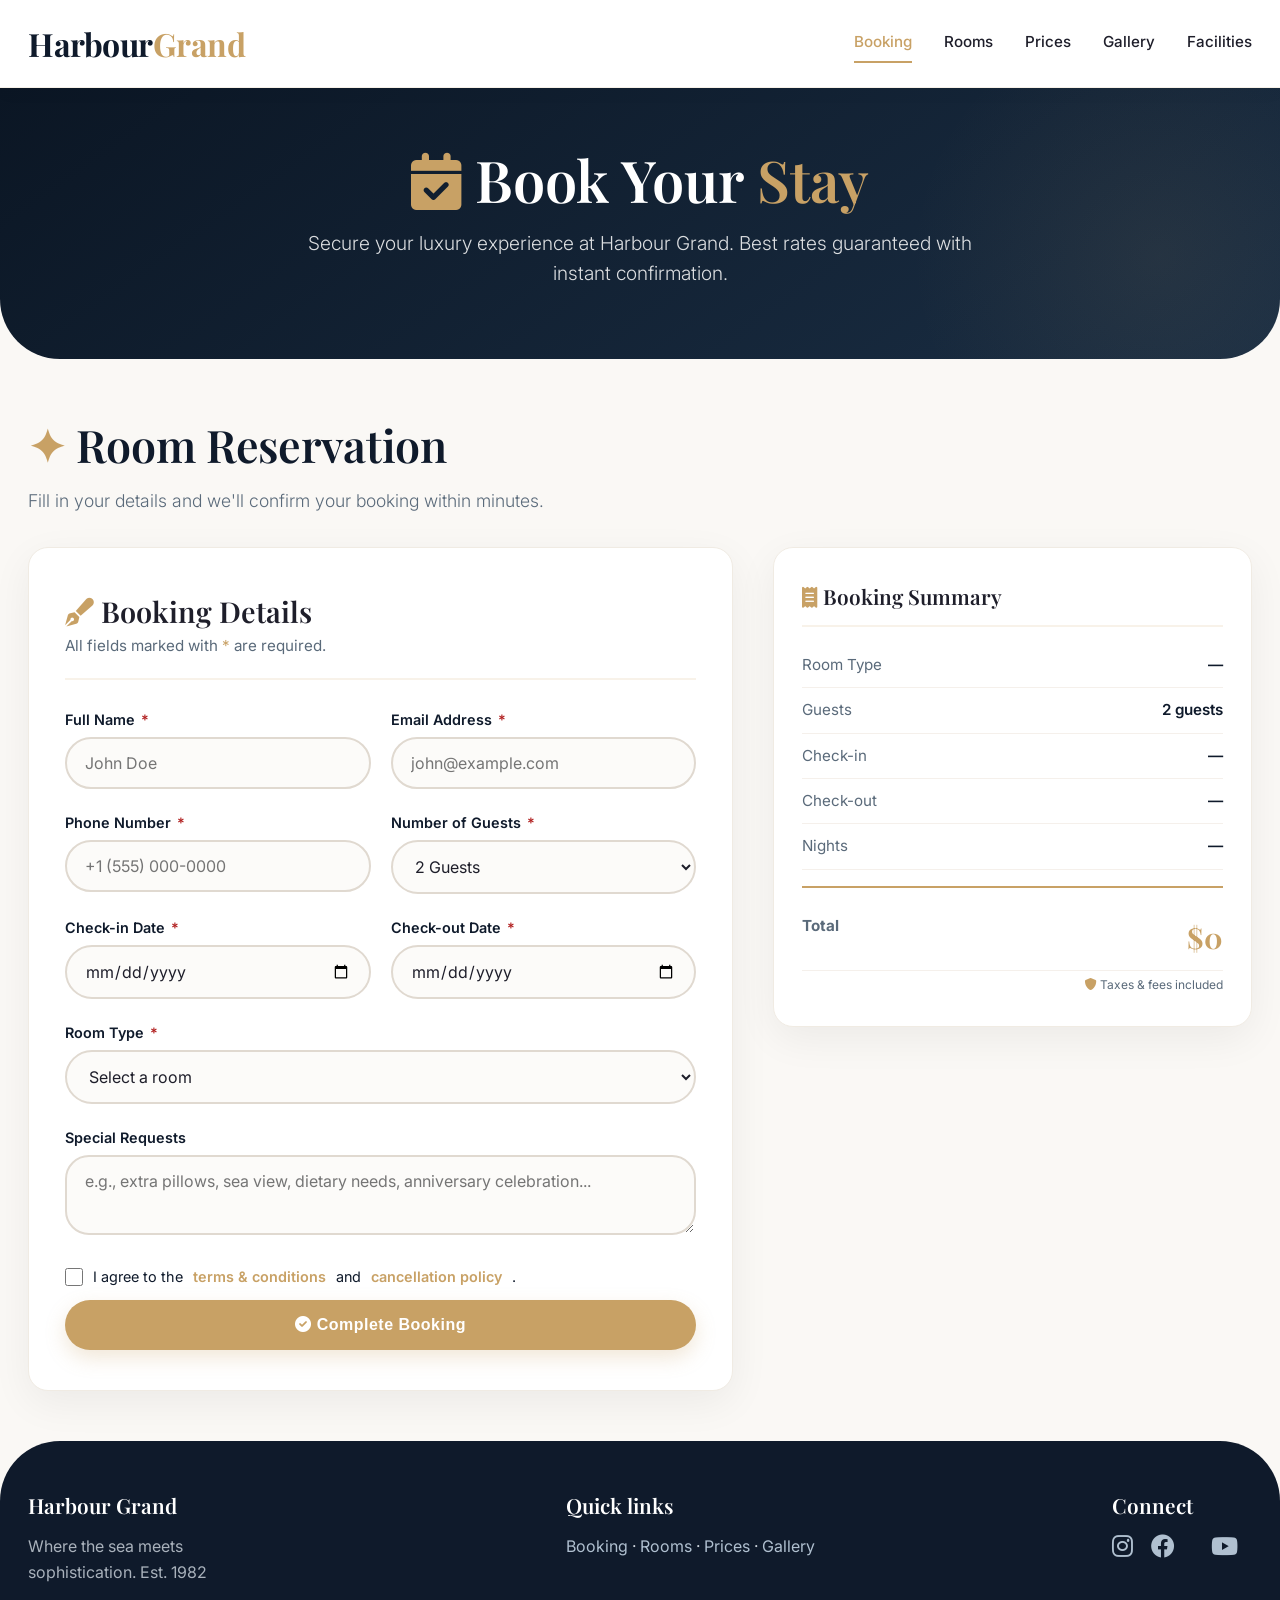
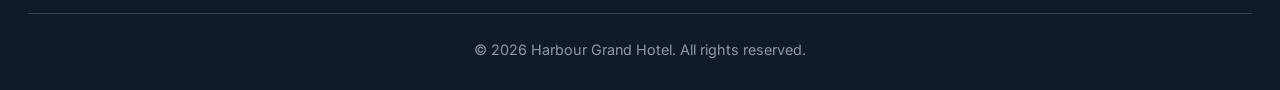
<file: ROOM BOOKING FORM.html>
<!DOCTYPE html>
<html lang="en">
<head>
    <meta charset="UTF-8" />
    <meta name="viewport" content="width=device-width, initial-scale=1.0, maximum-scale=1.5" />
    <title>Harbour Grand · Room Booking</title>
    <!-- SEO Meta -->
    <meta name="description" content="Book your luxury stay at Harbour Grand Hotel. Best rates guaranteed. Secure online booking with instant confirmation." />
    <meta name="keywords" content="hotel booking, room reservation, luxury hotel, harbour grand, online booking" />
    <meta name="author" content="Harbour Grand Hotel" />
    <!-- Google Font & Icons -->
    <link rel="preconnect" href="https://fonts.googleapis.com" />
    <link rel="preconnect" href="https://fonts.gstatic.com" crossorigin />
    <link href="https://fonts.googleapis.com/css2?family=Playfair+Display:wght@400;600;700&family=Inter:wght@300;400;500;600;700&display=swap" rel="stylesheet" />
    <link rel="stylesheet" href="https://cdnjs.cloudflare.com/ajax/libs/font-awesome/6.0.0-beta3/css/all.min.css" />
    <style>
        /* ===== RESET & BASE ===== */
        * {
            margin: 0;
            padding: 0;
            box-sizing: border-box;
        }
        body {
            font-family: 'Inter', sans-serif;
            background: #faf8f5;
            color: #1e1e2a;
            line-height: 1.6;
        }
        img {
            max-width: 100%;
            height: auto;
            display: block;
        }
        a {
            text-decoration: none;
            color: inherit;
        }
        .container {
            max-width: 1280px;
            margin: 0 auto;
            padding: 0 28px;
        }

        /* ===== COLOR THEME ===== */
        :root {
            --gold: #c8a165;
            --gold-light: #e8d5b5;
            --navy: #0f1a2b;
            --navy-light: #1e2f45;
            --cream: #f8f2e9;
            --white: #ffffff;
            --shadow: 0 12px 40px rgba(0, 0, 0, 0.06);
            --radius: 20px;
            --success: #2e7d32;
            --error: #b22222;
        }

        /* ===== TYPOGRAPHY ===== */
        h1,
        h2,
        h3,
        h4 {
            font-family: 'Playfair Display', serif;
            font-weight: 600;
        }
        .section-title {
            font-size: 2.8rem;
            margin-bottom: 6px;
            color: var(--navy);
            letter-spacing: -0.3px;
        }
        .section-sub {
            color: #5a6a7a;
            font-size: 1.1rem;
            margin-bottom: 32px;
            font-weight: 300;
        }
        .gold-accent {
            color: var(--gold);
        }

        /* ===== BUTTONS ===== */
        .btn {
            display: inline-block;
            background: var(--gold);
            color: white;
            padding: 16px 44px;
            border-radius: 60px;
            font-weight: 600;
            letter-spacing: 0.5px;
            transition: 0.25s ease;
            border: none;
            cursor: pointer;
            font-size: 1rem;
            box-shadow: 0 8px 20px rgba(200, 161, 101, 0.25);
            width: 100%;
        }
        .btn:hover {
            background: #b58b4a;
            transform: translateY(-3px);
            box-shadow: 0 14px 30px rgba(200, 161, 101, 0.35);
        }
        .btn:disabled {
            opacity: 0.6;
            cursor: not-allowed;
            transform: none;
        }

        /* ===== HEADER / NAV ===== */
        .navbar {
            background: rgba(255, 255, 255, 0.92);
            backdrop-filter: blur(8px);
            box-shadow: 0 2px 20px rgba(0, 0, 0, 0.04);
            padding: 18px 0;
            position: sticky;
            top: 0;
            z-index: 100;
            border-bottom: 1px solid rgba(200, 161, 101, 0.15);
        }
        .nav-flex {
            display: flex;
            align-items: center;
            justify-content: space-between;
            flex-wrap: wrap;
        }
        .logo {
            font-family: 'Playfair Display', serif;
            font-size: 2rem;
            font-weight: 700;
            color: var(--navy);
            letter-spacing: -0.5px;
        }
        .logo span {
            color: var(--gold);
        }
        .nav-links {
            display: flex;
            gap: 32px;
            font-weight: 500;
            font-size: 0.95rem;
            align-items: center;
        }
        .nav-links a {
            padding: 6px 0;
            border-bottom: 2px solid transparent;
            transition: 0.2s;
        }
        .nav-links a:hover,
        .nav-links a.active {
            color: var(--gold);
            border-bottom-color: var(--gold);
        }
        .menu-toggle {
            display: none;
            font-size: 1.8rem;
            background: none;
            border: none;
            cursor: pointer;
            color: var(--navy);
        }

        /* ===== HERO / BANNER ===== */
        .hero {
            background: linear-gradient(145deg, #0b1624 0%, #1a2e44 100%);
            color: white;
            padding: 60px 0 70px;
            border-radius: 0 0 60px 60px;
            margin-bottom: 50px;
            position: relative;
            overflow: hidden;
        }
        .hero::after {
            content: '';
            position: absolute;
            top: -30%;
            right: -10%;
            width: 500px;
            height: 500px;
            background: radial-gradient(circle, rgba(200, 161, 101, 0.08) 0%, transparent 70%);
            border-radius: 50%;
        }
        .hero-content {
            position: relative;
            z-index: 2;
            text-align: center;
            max-width: 740px;
            margin: 0 auto;
        }
        .hero-content h1 {
            font-size: 3.6rem;
            line-height: 1.1;
            margin-bottom: 16px;
        }
        .hero-content h1 i {
            color: var(--gold);
        }
        .hero-content p {
            font-size: 1.2rem;
            opacity: 0.85;
            font-weight: 300;
        }

        /* ===== BOOKING FORM ===== */
        .booking-wrapper {
            display: flex;
            flex-wrap: wrap;
            gap: 40px;
            margin: 20px 0 50px;
        }
        .booking-form-container {
            flex: 1.5;
            min-width: 320px;
            background: white;
            border-radius: var(--radius);
            padding: 40px 36px;
            box-shadow: var(--shadow);
            border: 1px solid #f0ebe3;
        }
        .booking-form-container .form-header {
            margin-bottom: 28px;
            padding-bottom: 20px;
            border-bottom: 2px solid var(--cream);
        }
        .booking-form-container .form-header h2 {
            font-size: 1.8rem;
            font-family: 'Playfair Display', serif;
        }
        .booking-form-container .form-header p {
            color: #5a6a7a;
            font-size: 0.95rem;
        }

        .form-group {
            margin-bottom: 22px;
        }
        .form-group label {
            display: block;
            font-weight: 600;
            margin-bottom: 6px;
            font-size: 0.9rem;
            color: var(--navy);
        }
        .form-group label .required {
            color: var(--error);
            margin-left: 2px;
        }
        .form-group input,
        .form-group select,
        .form-group textarea {
            width: 100%;
            padding: 14px 18px;
            border: 2px solid #e0d9d0;
            border-radius: 40px;
            font-size: 1rem;
            background: #fcfbf9;
            transition: 0.3s;
            font-family: 'Inter', sans-serif;
            color: #1e1e2a;
        }
        .form-group input:focus,
        .form-group select:focus,
        .form-group textarea:focus {
            border-color: var(--gold);
            outline: none;
            background: white;
            box-shadow: 0 0 0 4px rgba(200, 161, 101, 0.1);
        }
        .form-group input.error,
        .form-group select.error,
        .form-group textarea.error {
            border-color: var(--error);
            background: #fff8f8;
        }
        .form-group input.success,
        .form-group select.success {
            border-color: var(--success);
            background: #f8fff8;
        }
        .form-group .error-message {
            color: var(--error);
            font-size: 0.8rem;
            margin-top: 4px;
            display: none;
            font-weight: 500;
        }
        .form-group .error-message.visible {
            display: block;
        }
        .form-group textarea {
            border-radius: 24px;
            resize: vertical;
            min-height: 80px;
        }
        .form-row {
            display: flex;
            gap: 20px;
            flex-wrap: wrap;
        }
        .form-row .form-group {
            flex: 1 1 160px;
        }

        /* ===== FORM SUMMARY ===== */
        .booking-summary {
            flex: 1;
            min-width: 260px;
            background: white;
            border-radius: var(--radius);
            padding: 32px 28px;
            box-shadow: var(--shadow);
            border: 1px solid #f0ebe3;
            align-self: flex-start;
            position: sticky;
            top: 100px;
        }
        .booking-summary h3 {
            font-size: 1.3rem;
            font-family: 'Playfair Display', serif;
            margin-bottom: 16px;
            padding-bottom: 12px;
            border-bottom: 2px solid var(--cream);
        }
        .booking-summary .summary-item {
            display: flex;
            justify-content: space-between;
            padding: 10px 0;
            border-bottom: 1px solid #f5f0eb;
            font-size: 0.95rem;
        }
        .booking-summary .summary-item:last-child {
            border-bottom: none;
        }
        .booking-summary .summary-item .label {
            color: #5a6a7a;
        }
        .booking-summary .summary-item .value {
            font-weight: 600;
            color: var(--navy);
        }
        .booking-summary .summary-total {
            margin-top: 16px;
            padding-top: 16px;
            border-top: 2px solid var(--gold);
        }
        .booking-summary .summary-total .total-price {
            font-size: 1.8rem;
            font-weight: 700;
            color: var(--gold);
            font-family: 'Playfair Display', serif;
        }

        /* ===== SUCCESS MESSAGE ===== */
        .success-message {
            display: none;
            background: #e8f5e9;
            border: 2px solid var(--success);
            border-radius: var(--radius);
            padding: 24px 28px;
            margin-top: 20px;
            text-align: center;
        }
        .success-message.visible {
            display: block;
            animation: fadeInUp 0.5s ease;
        }
        .success-message i {
            font-size: 3rem;
            color: var(--success);
            margin-bottom: 12px;
        }
        .success-message h3 {
            color: var(--success);
            font-family: 'Inter', sans-serif;
        }
        .success-message p {
            color: #1e3a2a;
            margin-top: 4px;
        }

        @keyframes fadeInUp {
            from {
                opacity: 0;
                transform: translateY(20px);
            }
            to {
                opacity: 1;
                transform: translateY(0);
            }
        }

        /* ===== FOOTER ===== */
        .footer {
            background: var(--navy);
            color: #d0d8e0;
            padding: 48px 0 28px;
            margin-top: 40px;
            border-radius: 60px 60px 0 0;
        }
        .footer-grid {
            display: flex;
            flex-wrap: wrap;
            justify-content: space-between;
            gap: 40px;
        }
        .footer h4 {
            color: white;
            margin-bottom: 12px;
            font-family: 'Playfair Display', serif;
            font-size: 1.3rem;
        }
        .footer a {
            color: #b0c0d0;
            transition: 0.2s;
        }
        .footer a:hover {
            color: var(--gold);
        }
        .footer-bottom {
            border-top: 1px solid #2f4055;
            padding-top: 24px;
            margin-top: 28px;
            text-align: center;
            font-size: 0.9rem;
            color: #8a9aa8;
        }
        .social-icons i {
            font-size: 1.5rem;
            margin-right: 14px;
            color: #b0c0d0;
            transition: 0.2s;
        }
        .social-icons i:hover {
            color: var(--gold);
            transform: translateY(-2px);
        }

        /* ===== RESPONSIVE ===== */
        @media (max-width: 820px) {
            .menu-toggle {
                display: block;
            }
            .nav-links {
                display: none;
                flex-direction: column;
                width: 100%;
                gap: 18px;
                padding: 24px 0 12px;
                border-top: 1px solid #eee;
                margin-top: 16px;
                align-items: flex-start;
            }
            .nav-links.open {
                display: flex;
            }
            .hero-content h1 {
                font-size: 2.6rem;
            }
            .section-title {
                font-size: 2.2rem;
            }
            .booking-summary {
                position: static;
            }
        }

        @media (max-width: 540px) {
            .container {
                padding: 0 16px;
            }
            .hero {
                padding: 40px 0 44px;
                border-radius: 0 0 32px 32px;
            }
            .hero-content h1 {
                font-size: 2rem;
            }
            .hero-content p {
                font-size: 1rem;
            }
            .booking-form-container {
                padding: 24px 18px;
            }
            .form-row {
                flex-direction: column;
            }
            .footer-grid {
                flex-direction: column;
                gap: 24px;
            }
            .booking-summary .summary-total .total-price {
                font-size: 1.4rem;
            }
        }

        /* ===== LOADING SPINNER ===== */
        .spinner {
            display: none;
            width: 20px;
            height: 20px;
            border: 3px solid rgba(255, 255, 255, 0.3);
            border-top: 3px solid white;
            border-radius: 50%;
            animation: spin 0.8s linear infinite;
            margin: 0 auto;
        }
        @keyframes spin {
            to {
                transform: rotate(360deg);
            }
        }
        .btn .btn-text {
            display: inline;
        }
        .btn.loading .btn-text {
            display: none;
        }
        .btn.loading .spinner {
            display: inline-block;
        }
    </style>
</head>
<body>
    <!-- ===== NAVIGATION ===== -->
    <header class="navbar">
        <div class="container nav-flex">
            <div class="logo">Harbour<span>Grand</span></div>
            <button class="menu-toggle" id="menuToggle" aria-label="Toggle navigation">
                <i class="fas fa-bars"></i>
            </button>
            <nav class="nav-links" id="navLinks">
                <a href="#" class="active">Booking</a>
                <a href="#">Rooms</a>
                <a href="#">Prices</a>
                <a href="#">Gallery</a>
                <a href="#">Facilities</a>
            </nav>
        </div>
    </header>

    <main>
        <!-- ===== HERO / BANNER ===== -->
        <section class="hero">
            <div class="container hero-content">
                <h1><i class="fas fa-calendar-check"></i> Book Your <span class="gold-accent">Stay</span></h1>
                <p>Secure your luxury experience at Harbour Grand. Best rates guaranteed with instant confirmation.</p>
            </div>
        </section>

        <!-- ===== BOOKING FORM ===== -->
        <section class="container">
            <h2 class="section-title"><span class="gold-accent">✦</span> Room Reservation</h2>
            <p class="section-sub">Fill in your details and we'll confirm your booking within minutes.</p>

            <div class="booking-wrapper">
                <!-- Form -->
                <div class="booking-form-container">
                    <div class="form-header">
                        <h2><i class="fas fa-pen-fancy gold-accent"></i> Booking Details</h2>
                        <p>All fields marked with <span class="gold-accent">*</span> are required.</p>
                    </div>

                    <form id="bookingForm" novalidate>
                        <!-- Personal Information -->
                        <div class="form-row">
                            <div class="form-group">
                                <label>Full Name <span class="required">*</span></label>
                                <input type="text" id="fullName" placeholder="John Doe" required />
                                <div class="error-message" id="nameError">Please enter your full name.</div>
                            </div>
                            <div class="form-group">
                                <label>Email Address <span class="required">*</span></label>
                                <input type="email" id="email" placeholder="john@example.com" required />
                                <div class="error-message" id="emailError">Please enter a valid email address.</div>
                            </div>
                        </div>

                        <div class="form-row">
                            <div class="form-group">
                                <label>Phone Number <span class="required">*</span></label>
                                <input type="tel" id="phone" placeholder="+1 (555) 000-0000" required />
                                <div class="error-message" id="phoneError">Please enter a valid phone number.</div>
                            </div>
                            <div class="form-group">
                                <label>Number of Guests <span class="required">*</span></label>
                                <select id="guests" required>
                                    <option value="">Select guests</option>
                                    <option value="1">1 Guest</option>
                                    <option value="2" selected>2 Guests</option>
                                    <option value="3">3 Guests</option>
                                    <option value="4">4 Guests</option>
                                    <option value="5">5+ Guests</option>
                                </select>
                                <div class="error-message" id="guestsError">Please select number of guests.</div>
                            </div>
                        </div>

                        <!-- Dates -->
                        <div class="form-row">
                            <div class="form-group">
                                <label>Check-in Date <span class="required">*</span></label>
                                <input type="date" id="checkIn" required />
                                <div class="error-message" id="checkInError">Please select a valid check-in date.</div>
                            </div>
                            <div class="form-group">
                                <label>Check-out Date <span class="required">*</span></label>
                                <input type="date" id="checkOut" required />
                                <div class="error-message" id="checkOutError">Please select a valid check-out date.</div>
                            </div>
                        </div>

                        <!-- Room Selection -->
                        <div class="form-group">
                            <label>Room Type <span class="required">*</span></label>
                            <select id="roomType" required>
                                <option value="">Select a room</option>
                                <option value="harbour">Harbour View - $290/night</option>
                                <option value="city">City Skyline - $220/night</option>
                                <option value="presidential">Presidential Suite - $890/night</option>
                                <option value="wellness">Wellness Suite - $350/night</option>
                            </select>
                            <div class="error-message" id="roomError">Please select a room type.</div>
                        </div>

                        <!-- Special Requests -->
                        <div class="form-group">
                            <label>Special Requests</label>
                            <textarea id="requests" placeholder="e.g., extra pillows, sea view, dietary needs, anniversary celebration..."></textarea>
                        </div>

                        <!-- Terms -->
                        <div class="form-group" style="margin-bottom:12px;">
                            <label style="display:flex; align-items:center; gap:10px; font-weight:400; font-size:0.9rem; cursor:pointer;">
                                <input type="checkbox" id="terms" style="width:18px; height:18px; cursor:pointer;" required />
                                I agree to the <a href="#" style="color:var(--gold); font-weight:600;">terms & conditions</a> and <a href="#" style="color:var(--gold); font-weight:600;">cancellation policy</a>.
                            </label>
                            <div class="error-message" id="termsError">You must agree to the terms to continue.</div>
                        </div>

                        <!-- Submit -->
                        <button type="submit" class="btn" id="submitBtn">
                            <span class="btn-text"><i class="fas fa-check-circle"></i> Complete Booking</span>
                            <span class="spinner"></span>
                        </button>

                        <!-- Success Message -->
                        <div class="success-message" id="successMessage">
                            <i class="fas fa-check-circle"></i>
                            <h3>Booking Confirmed!</h3>
                            <p>Thank you! Your reservation has been received. A confirmation email has been sent to your inbox.</p>
                            <p style="margin-top:8px; font-size:0.9rem; color:#2e7d32;">
                                <i class="fas fa-print"></i> Booking reference: <strong id="bookingRef">HG-2026-001</strong>
                            </p>
                            <button class="btn" style="width:auto; margin-top:16px; padding:12px 32px;" onclick="location.reload()">
                                <i class="fas fa-plus"></i> New Booking
                            </button>
                        </div>
                    </form>
                </div>

                <!-- Summary Sidebar -->
                <aside class="booking-summary" id="bookingSummary">
                    <h3><i class="fas fa-receipt gold-accent"></i> Booking Summary</h3>
                    <div class="summary-item">
                        <span class="label">Room Type</span>
                        <span class="value" id="summaryRoom">—</span>
                    </div>
                    <div class="summary-item">
                        <span class="label">Guests</span>
                        <span class="value" id="summaryGuests">—</span>
                    </div>
                    <div class="summary-item">
                        <span class="label">Check-in</span>
                        <span class="value" id="summaryCheckIn">—</span>
                    </div>
                    <div class="summary-item">
                        <span class="label">Check-out</span>
                        <span class="value" id="summaryCheckOut">—</span>
                    </div>
                    <div class="summary-item">
                        <span class="label">Nights</span>
                        <span class="value" id="summaryNights">—</span>
                    </div>
                    <div class="summary-total">
                        <div class="summary-item">
                            <span class="label" style="font-weight:700;">Total</span>
                            <span class="total-price" id="summaryTotal">$0</span>
                        </div>
                        <p style="font-size:0.75rem; color:#5a6a7a; margin-top:4px; text-align:right;">
                            <i class="fas fa-shield-alt gold-accent"></i> Taxes & fees included
                        </p>
                    </div>
                </aside>
            </div>
        </section>
    </main>

    <!-- ===== FOOTER ===== -->
    <footer class="footer">
        <div class="container">
            <div class="footer-grid">
                <div>
                    <h4>Harbour Grand</h4>
                    <p style="max-width: 240px; opacity: 0.8;">Where the sea meets sophistication. Est. 1982</p>
                </div>
                <div>
                    <h4>Quick links</h4>
                    <a href="#">Booking</a> · <a href="#">Rooms</a> · <a href="#">Prices</a> · <a href="#">Gallery</a>
                </div>
                <div>
                    <h4>Connect</h4>
                    <div class="social-icons">
                        <i class="fab fa-instagram"></i>
                        <i class="fab fa-facebook"></i>
                        <i class="fab fa-x-twitter"></i>
                        <i class="fab fa-youtube"></i>
                    </div>
                </div>
            </div>
            <div class="footer-bottom">© 2026 Harbour Grand Hotel. All rights reserved.</div>
        </div>
    </footer>

    <!-- ===== JAVASCRIPT ===== -->
    <script>
        (function() {
            // ---- Mobile menu toggle ----
            const toggleBtn = document.getElementById('menuToggle');
            const navLinks = document.getElementById('navLinks');
            if (toggleBtn && navLinks) {
                toggleBtn.addEventListener('click', function(e) {
                    e.stopPropagation();
                    navLinks.classList.toggle('open');
                });
                navLinks.querySelectorAll('a').forEach(link => {
                    link.addEventListener('click', () => navLinks.classList.remove('open'));
                });
            }

            // ---- Room prices ----
            const roomPrices = {
                harbour: 290,
                city: 220,
                presidential: 890,
                wellness: 350
            };
            const roomNames = {
                harbour: 'Harbour View',
                city: 'City Skyline',
                presidential: 'Presidential Suite',
                wellness: 'Wellness Suite'
            };

            // ---- DOM refs ----
            const form = document.getElementById('bookingForm');
            const fullName = document.getElementById('fullName');
            const email = document.getElementById('email');
            const phone = document.getElementById('phone');
            const guests = document.getElementById('guests');
            const checkIn = document.getElementById('checkIn');
            const checkOut = document.getElementById('checkOut');
            const roomType = document.getElementById('roomType');
            const terms = document.getElementById('terms');
            const submitBtn = document.getElementById('submitBtn');
            const successMsg = document.getElementById('successMessage');

            // Summary refs
            const summaryRoom = document.getElementById('summaryRoom');
            const summaryGuests = document.getElementById('summaryGuests');
            const summaryCheckIn = document.getElementById('summaryCheckIn');
            const summaryCheckOut = document.getElementById('summaryCheckOut');
            const summaryNights = document.getElementById('summaryNights');
            const summaryTotal = document.getElementById('summaryTotal');

            // Error messages
            const nameError = document.getElementById('nameError');
            const emailError = document.getElementById('emailError');
            const phoneError = document.getElementById('phoneError');
            const guestsError = document.getElementById('guestsError');
            const checkInError = document.getElementById('checkInError');
            const checkOutError = document.getElementById('checkOutError');
            const roomError = document.getElementById('roomError');
            const termsError = document.getElementById('termsError');

            // ---- Helper: set min date to today ----
            const today = new Date().toISOString().split('T')[0];
            checkIn.setAttribute('min', today);
            checkOut.setAttribute('min', today);

            // ---- Update summary in real-time ----
            function updateSummary() {
                const roomVal = roomType.value;
                const guestsVal = guests.value;
                const checkInVal = checkIn.value;
                const checkOutVal = checkOut.value;

                // Room
                if (roomVal && roomNames[roomVal]) {
                    summaryRoom.textContent = roomNames[roomVal];
                } else {
                    summaryRoom.textContent = '—';
                }

                // Guests
                summaryGuests.textContent = guestsVal ? guestsVal + ' guest' + (guestsVal > 1 ? 's' : '') : '—';

                // Dates
                if (checkInVal) {
                    const d = new Date(checkInVal);
                    summaryCheckIn.textContent = d.toLocaleDateString('en-US', { month: 'short', day: 'numeric',
                        year: 'numeric' });
                } else {
                    summaryCheckIn.textContent = '—';
                }
                if (checkOutVal) {
                    const d = new Date(checkOutVal);
                    summaryCheckOut.textContent = d.toLocaleDateString('en-US', { month: 'short', day: 'numeric',
                        year: 'numeric' });
                } else {
                    summaryCheckOut.textContent = '—';
                }

                // Nights & Total
                if (checkInVal && checkOutVal) {
                    const start = new Date(checkInVal);
                    const end = new Date(checkOutVal);
                    const diffTime = end - start;
                    const diffDays = Math.ceil(diffTime / (1000 * 60 * 60 * 24));
                    if (diffDays > 0) {
                        summaryNights.textContent = diffDays + ' night' + (diffDays > 1 ? 's' : '');
                        const price = roomPrices[roomVal] || 0;
                        const total = price * diffDays;
                        summaryTotal.textContent = '$' + total.toLocaleString();
                    } else {
                        summaryNights.textContent = '—';
                        summaryTotal.textContent = '$0';
                    }
                } else {
                    summaryNights.textContent = '—';
                    summaryTotal.textContent = '$0';
                }
            }

            // ---- Real-time validation styling ----
            function validateField(input, errorEl, condition, message) {
                if (!input.value || !condition) {
                    input.classList.add('error');
                    input.classList.remove('success');
                    errorEl.textContent = message;
                    errorEl.classList.add('visible');
                    return false;
                } else {
                    input.classList.remove('error');
                    input.classList.add('success');
                    errorEl.classList.remove('visible');
                    return true;
                }
            }

            // ---- Form validation ----
            function validateForm() {
                let isValid = true;

                // Name
                if (!validateField(fullName, nameError, fullName.value.trim().length >= 2, 'Please enter your full name.')) {
                    isValid = false;
                }

                // Email
                const emailPattern = /^[^\s@]+@[^\s@]+\.[^\s@]+$/;
                if (!validateField(email, emailError, emailPattern.test(email.value.trim()), 'Please enter a valid email address.')) {
                    isValid = false;
                }

                // Phone
                const phonePattern = /^[\+\d\s\-\(\)]{7,20}$/;
                if (!validateField(phone, phoneError, phonePattern.test(phone.value.trim()), 'Please enter a valid phone number.')) {
                    isValid = false;
                }

                // Guests
                if (!validateField(guests, guestsError, guests.value !== '', 'Please select number of guests.')) {
                    isValid = false;
                }

                // Check-in
                if (!validateField(checkIn, checkInError, checkIn.value >= today, 'Please select a valid check-in date.')) {
                    isValid = false;
                }

                // Check-out
                if (checkIn.value && checkOut.value) {
                    if (checkOut.value <= checkIn.value) {
                        checkOut.classList.add('error');
                        checkOut.classList.remove('success');
                        checkOutError.textContent = 'Check-out must be after check-in.';
                        checkOutError.classList.add('visible');
                        isValid = false;
                    } else {
                        checkOut.classList.remove('error');
                        checkOut.classList.add('success');
                        checkOutError.classList.remove('visible');
                    }
                } else {
                    if (!validateField(checkOut, checkOutError, checkOut.value !== '', 'Please select a check-out date.')) {
                        isValid = false;
                    }
                }

                // Room
                if (!validateField(roomType, roomError, roomType.value !== '', 'Please select a room type.')) {
                    isValid = false;
                }

                // Terms
                if (!terms.checked) {
                    termsError.classList.add('visible');
                    isValid = false;
                } else {
                    termsError.classList.remove('visible');
                }

                return isValid;
            }

            // ---- Live validation on change ----
            [fullName, email, phone, guests, checkIn, checkOut, roomType].forEach(field => {
                field.addEventListener('change', function() {
                    updateSummary();
                    validateForm();
                });
                field.addEventListener('input', function() {
                    if (this.classList.contains('error') || this.classList.contains('success')) {
                        validateForm();
                    }
                    if (this === checkIn || this === checkOut) {
                        updateSummary();
                    }
                });
            });

            terms.addEventListener('change', function() {
                if (this.checked) {
                    termsError.classList.remove('visible');
                } else {
                    termsError.classList.add('visible');
                }
            });

            // ---- Form submit ----
            form.addEventListener('submit', function(e) {
                e.preventDefault();

                if (!validateForm()) {
                    // Scroll to first error
                    const firstError = document.querySelector('.form-group .error.visible, .form-group .error-message.visible');
                    if (firstError) {
                        firstError.closest('.form-group')?.scrollIntoView({ behavior: 'smooth', block: 'center' });
                    }
                    return;
                }

                // Show loading state
                submitBtn.classList.add('loading');
                submitBtn.disabled = true;

                // Simulate API call
                setTimeout(function() {
                    // Hide form, show success
                    submitBtn.classList.remove('loading');
                    submitBtn.disabled = false;

                    // Generate booking reference
                    const ref = 'HG-' + new Date().getFullYear() + '-' + String(Math.floor(Math.random() * 9000) +
                        1000);
                    document.getElementById('bookingRef').textContent = ref;

                    // Show success
                    successMsg.classList.add('visible');
                    form.querySelector('.form-header, .form-row, .form-group, .btn:not(.success-message .btn)')
                        .forEach(el => {
                            if (el.closest('.success-message')) return;
                            el.style.display = 'none';
                        });
                    submitBtn.style.display = 'none';
                    successMsg.scrollIntoView({ behavior: 'smooth', block: 'center' });

                    console.log('✅ Booking confirmed:', {
                        name: fullName.value,
                        email: email.value,
                        room: roomType.value,
                        dates: { checkIn: checkIn.value, checkOut: checkOut.value },
                        guests: guests.value,
                        ref: ref
                    });

                }, 1500);
            });

            // ---- Initial summary update ----
            updateSummary();

            // ---- Console info ----
            console.log('🏨 Harbour Grand Booking System loaded. Room prices:', roomPrices);

        })();
    </script>
</body>
</html>
</file>
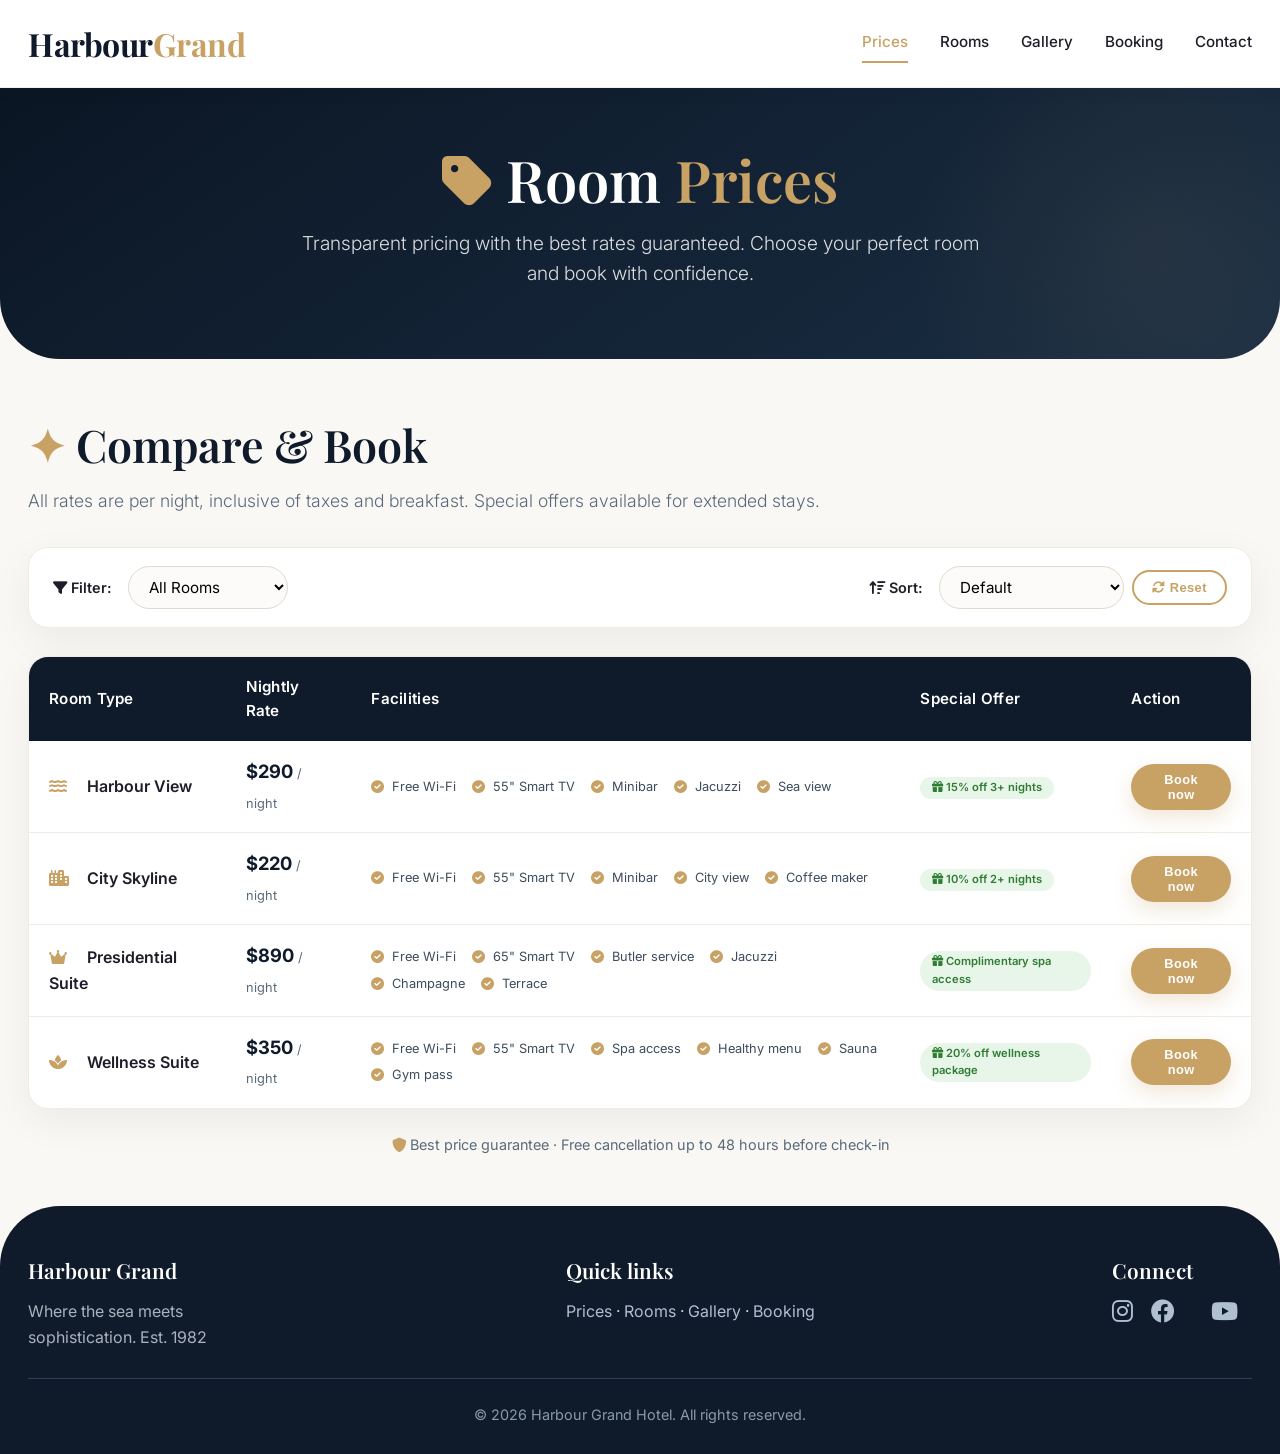
<file: ROOM PRICES.html>
<!DOCTYPE html>
<html lang="en">
<head>
    <meta charset="UTF-8" />
    <meta name="viewport" content="width=device-width, initial-scale=1.0, maximum-scale=1.5" />
    <title>Harbour Grand · Room Prices</title>
    <!-- SEO Meta -->
    <meta name="description" content="Compare room prices at Harbour Grand Hotel. Luxury rooms, suites, and special offers. Best rates guaranteed." />
    <meta name="keywords" content="room prices, luxury hotel rates, harbour grand, suite prices, hotel deals" />
    <meta name="author" content="Harbour Grand Hotel" />
    <!-- Google Font & Icons -->
    <link rel="preconnect" href="https://fonts.googleapis.com" />
    <link rel="preconnect" href="https://fonts.gstatic.com" crossorigin />
    <link href="https://fonts.googleapis.com/css2?family=Playfair+Display:wght@400;600;700&family=Inter:wght@300;400;500;600;700&display=swap" rel="stylesheet" />
    <link rel="stylesheet" href="https://cdnjs.cloudflare.com/ajax/libs/font-awesome/6.0.0-beta3/css/all.min.css" />
    <style>
        /* ===== RESET & BASE ===== */
        * {
            margin: 0;
            padding: 0;
            box-sizing: border-box;
        }
        body {
            font-family: 'Inter', sans-serif;
            background: #faf8f5;
            color: #1e1e2a;
            line-height: 1.6;
        }
        img {
            max-width: 100%;
            height: auto;
            display: block;
        }
        a {
            text-decoration: none;
            color: inherit;
        }
        .container {
            max-width: 1280px;
            margin: 0 auto;
            padding: 0 28px;
        }

        /* ===== COLOR THEME ===== */
        :root {
            --gold: #c8a165;
            --gold-light: #e8d5b5;
            --navy: #0f1a2b;
            --cream: #f8f2e9;
            --white: #ffffff;
            --shadow: 0 12px 40px rgba(0, 0, 0, 0.06);
            --radius: 20px;
        }

        /* ===== TYPOGRAPHY ===== */
        h1,
        h2,
        h3,
        h4 {
            font-family: 'Playfair Display', serif;
            font-weight: 600;
        }
        .section-title {
            font-size: 2.8rem;
            margin-bottom: 6px;
            color: var(--navy);
            letter-spacing: -0.3px;
        }
        .section-sub {
            color: #5a6a7a;
            font-size: 1.1rem;
            margin-bottom: 32px;
            font-weight: 300;
        }
        .gold-accent {
            color: var(--gold);
        }

        /* ===== BUTTONS ===== */
        .btn {
            display: inline-block;
            background: var(--gold);
            color: white;
            padding: 14px 36px;
            border-radius: 60px;
            font-weight: 600;
            letter-spacing: 0.5px;
            transition: 0.25s ease;
            border: none;
            cursor: pointer;
            font-size: 0.95rem;
            box-shadow: 0 8px 20px rgba(200, 161, 101, 0.25);
        }
        .btn:hover {
            background: #b58b4a;
            transform: translateY(-3px);
            box-shadow: 0 14px 30px rgba(200, 161, 101, 0.35);
        }
        .btn-outline {
            background: transparent;
            border: 2px solid var(--gold);
            color: var(--gold);
            box-shadow: none;
        }
        .btn-outline:hover {
            background: var(--gold);
            color: white;
        }
        .btn-sm {
            padding: 10px 24px;
            font-size: 0.85rem;
        }

        /* ===== HEADER / NAV ===== */
        .navbar {
            background: rgba(255, 255, 255, 0.92);
            backdrop-filter: blur(8px);
            box-shadow: 0 2px 20px rgba(0, 0, 0, 0.04);
            padding: 18px 0;
            position: sticky;
            top: 0;
            z-index: 100;
            border-bottom: 1px solid rgba(200, 161, 101, 0.15);
        }
        .nav-flex {
            display: flex;
            align-items: center;
            justify-content: space-between;
            flex-wrap: wrap;
        }
        .logo {
            font-family: 'Playfair Display', serif;
            font-size: 2rem;
            font-weight: 700;
            color: var(--navy);
            letter-spacing: -0.5px;
        }
        .logo span {
            color: var(--gold);
        }
        .nav-links {
            display: flex;
            gap: 32px;
            font-weight: 500;
            font-size: 0.95rem;
            align-items: center;
        }
        .nav-links a {
            padding: 6px 0;
            border-bottom: 2px solid transparent;
            transition: 0.2s;
        }
        .nav-links a:hover,
        .nav-links a.active {
            color: var(--gold);
            border-bottom-color: var(--gold);
        }
        .menu-toggle {
            display: none;
            font-size: 1.8rem;
            background: none;
            border: none;
            cursor: pointer;
            color: var(--navy);
        }

        /* ===== HERO / BANNER ===== */
        .hero {
            background: linear-gradient(145deg, #0b1624 0%, #1a2e44 100%);
            color: white;
            padding: 60px 0 70px;
            border-radius: 0 0 60px 60px;
            margin-bottom: 50px;
            position: relative;
            overflow: hidden;
        }
        .hero::after {
            content: '';
            position: absolute;
            top: -30%;
            right: -10%;
            width: 500px;
            height: 500px;
            background: radial-gradient(circle, rgba(200, 161, 101, 0.08) 0%, transparent 70%);
            border-radius: 50%;
        }
        .hero-content {
            position: relative;
            z-index: 2;
            text-align: center;
            max-width: 740px;
            margin: 0 auto;
        }
        .hero-content h1 {
            font-size: 3.6rem;
            line-height: 1.1;
            margin-bottom: 16px;
        }
        .hero-content h1 i {
            color: var(--gold);
        }
        .hero-content p {
            font-size: 1.2rem;
            opacity: 0.85;
            font-weight: 300;
        }

        /* ===== PRICE TABLE ===== */
        .price-section {
            margin: 30px 0 50px;
        }
        .price-controls {
            display: flex;
            flex-wrap: wrap;
            gap: 16px;
            align-items: center;
            margin-bottom: 28px;
            background: white;
            padding: 18px 24px;
            border-radius: var(--radius);
            box-shadow: var(--shadow);
            border: 1px solid #f0ebe3;
        }
        .price-controls label {
            font-weight: 600;
            margin-right: 8px;
            font-size: 0.9rem;
        }
        .price-controls select,
        .price-controls input {
            padding: 10px 16px;
            border: 1px solid #e0d9d0;
            border-radius: 40px;
            font-size: 0.95rem;
            background: #fcfbf9;
            font-family: 'Inter', sans-serif;
            transition: 0.2s;
        }
        .price-controls select:focus,
        .price-controls input:focus {
            border-color: var(--gold);
            outline: none;
            box-shadow: 0 0 0 4px rgba(200, 161, 101, 0.1);
        }
        .price-controls .sort-group {
            display: flex;
            align-items: center;
            gap: 8px;
            margin-left: auto;
            flex-wrap: wrap;
        }
        .price-controls .filter-group {
            display: flex;
            align-items: center;
            gap: 8px;
            flex-wrap: wrap;
        }

        /* Table */
        .price-table-wrapper {
            background: white;
            border-radius: var(--radius);
            overflow: hidden;
            box-shadow: var(--shadow);
            border: 1px solid #f0ebe3;
        }
        .price-table {
            width: 100%;
            border-collapse: collapse;
            font-size: 0.95rem;
        }
        .price-table thead {
            background: var(--navy);
            color: white;
        }
        .price-table th {
            padding: 18px 20px;
            text-align: left;
            font-weight: 600;
            font-family: 'Inter', sans-serif;
            letter-spacing: 0.3px;
        }
        .price-table td {
            padding: 16px 20px;
            border-bottom: 1px solid #f0ebe3;
            vertical-align: middle;
        }
        .price-table tbody tr {
            transition: 0.2s;
        }
        .price-table tbody tr:hover {
            background: #fcfbf9;
        }
        .price-table tbody tr:last-child td {
            border-bottom: none;
        }
        .price-table .room-name {
            font-weight: 600;
            font-size: 1rem;
        }
        .price-table .room-name i {
            color: var(--gold);
            margin-right: 10px;
            width: 24px;
        }
        .price-table .price-amount {
            font-weight: 700;
            font-size: 1.15rem;
            color: var(--navy);
        }
        .price-table .price-amount small {
            font-weight: 400;
            font-size: 0.8rem;
            color: #5a6a7a;
        }
        .price-table .facilities-list {
            display: flex;
            flex-wrap: wrap;
            gap: 6px 16px;
            font-size: 0.8rem;
            color: #3d4d5d;
        }
        .price-table .facilities-list i {
            color: var(--gold);
            margin-right: 4px;
        }
        .price-table .badge-offer {
            background: #e8f5e9;
            color: #2e7d32;
            padding: 2px 12px;
            border-radius: 40px;
            font-size: 0.7rem;
            font-weight: 600;
            display: inline-block;
        }
        .price-table .btn-book-now {
            padding: 8px 20px;
            font-size: 0.8rem;
        }

        /* ===== FOOTER ===== */
        .footer {
            background: var(--navy);
            color: #d0d8e0;
            padding: 48px 0 28px;
            margin-top: 40px;
            border-radius: 60px 60px 0 0;
        }
        .footer-grid {
            display: flex;
            flex-wrap: wrap;
            justify-content: space-between;
            gap: 40px;
        }
        .footer h4 {
            color: white;
            margin-bottom: 12px;
            font-family: 'Playfair Display', serif;
            font-size: 1.3rem;
        }
        .footer a {
            color: #b0c0d0;
            transition: 0.2s;
        }
        .footer a:hover {
            color: var(--gold);
        }
        .footer-bottom {
            border-top: 1px solid #2f4055;
            padding-top: 24px;
            margin-top: 28px;
            text-align: center;
            font-size: 0.9rem;
            color: #8a9aa8;
        }
        .social-icons i {
            font-size: 1.5rem;
            margin-right: 14px;
            color: #b0c0d0;
            transition: 0.2s;
        }
        .social-icons i:hover {
            color: var(--gold);
            transform: translateY(-2px);
        }

        /* ===== RESPONSIVE ===== */
        @media (max-width: 820px) {
            .menu-toggle {
                display: block;
            }
            .nav-links {
                display: none;
                flex-direction: column;
                width: 100%;
                gap: 18px;
                padding: 24px 0 12px;
                border-top: 1px solid #eee;
                margin-top: 16px;
                align-items: flex-start;
            }
            .nav-links.open {
                display: flex;
            }
            .hero-content h1 {
                font-size: 2.6rem;
            }
            .section-title {
                font-size: 2.2rem;
            }
            .price-controls {
                flex-direction: column;
                align-items: stretch;
            }
            .price-controls .sort-group {
                margin-left: 0;
            }
            .price-table {
                font-size: 0.85rem;
            }
            .price-table th,
            .price-table td {
                padding: 12px 14px;
            }
            .price-table .facilities-list {
                font-size: 0.7rem;
                gap: 4px 10px;
            }
        }

        @media (max-width: 640px) {
            .container {
                padding: 0 16px;
            }
            .hero {
                padding: 40px 0 44px;
                border-radius: 0 0 32px 32px;
            }
            .hero-content h1 {
                font-size: 2rem;
            }
            .hero-content p {
                font-size: 1rem;
            }
            .price-table-wrapper {
                overflow-x: auto;
            }
            .price-table {
                min-width: 600px;
            }
            .footer-grid {
                flex-direction: column;
                gap: 24px;
            }
            .price-controls .filter-group,
            .price-controls .sort-group {
                width: 100%;
            }
            .price-controls select,
            .price-controls input {
                width: 100%;
            }
        }

        /* ===== ANIMATION ===== */
        .highlight-row {
            animation: highlightFade 2s ease;
        }
        @keyframes highlightFade {
            0% {
                background: rgba(200, 161, 101, 0.15);
            }
            100% {
                background: transparent;
            }
        }
    </style>
</head>
<body>
    <!-- ===== NAVIGATION ===== -->
    <header class="navbar">
        <div class="container nav-flex">
            <div class="logo">Harbour<span>Grand</span></div>
            <button class="menu-toggle" id="menuToggle" aria-label="Toggle navigation">
                <i class="fas fa-bars"></i>
            </button>
            <nav class="nav-links" id="navLinks">
                <a href="#" class="active">Prices</a>
                <a href="#">Rooms</a>
                <a href="#">Gallery</a>
                <a href="#">Booking</a>
                <a href="#">Contact</a>
            </nav>
        </div>
    </header>

    <main>
        <!-- ===== HERO / BANNER ===== -->
        <section class="hero">
            <div class="container hero-content">
                <h1><i class="fas fa-tag"></i> Room <span class="gold-accent">Prices</span></h1>
                <p>Transparent pricing with the best rates guaranteed. Choose your perfect room and book with confidence.</p>
            </div>
        </section>

        <!-- ===== PRICE TABLE ===== -->
        <section class="container price-section">
            <h2 class="section-title"><span class="gold-accent">✦</span> Compare & Book</h2>
            <p class="section-sub">All rates are per night, inclusive of taxes and breakfast. Special offers available for extended stays.</p>

            <!-- Controls -->
            <div class="price-controls">
                <div class="filter-group">
                    <label for="filterRoom"><i class="fas fa-filter"></i> Filter:</label>
                    <select id="filterRoom">
                        <option value="all">All Rooms</option>
                        <option value="harbour">Harbour View</option>
                        <option value="city">City Skyline</option>
                        <option value="presidential">Presidential</option>
                        <option value="wellness">Wellness Suite</option>
                    </select>
                </div>
                <div class="sort-group">
                    <label for="sortPrice"><i class="fas fa-arrow-up-wide-short"></i> Sort:</label>
                    <select id="sortPrice">
                        <option value="default">Default</option>
                        <option value="low">Price: Low → High</option>
                        <option value="high">Price: High → Low</option>
                    </select>
                    <button id="resetFilters" class="btn btn-sm btn-outline" style="padding:8px 18px; font-size:0.8rem;">
                        <i class="fas fa-rotate"></i> Reset
                    </button>
                </div>
            </div>

            <!-- Table -->
            <div class="price-table-wrapper">
                <table class="price-table" id="priceTable">
                    <thead>
                        <tr>
                            <th>Room Type</th>
                            <th>Nightly Rate</th>
                            <th>Facilities</th>
                            <th>Special Offer</th>
                            <th>Action</th>
                        </tr>
                    </thead>
                    <tbody id="tableBody">
                        <!-- Data injected via JS -->
                    </tbody>
                </table>
            </div>

            <div style="margin-top: 24px; text-align: center; color: #5a6a7a; font-size: 0.9rem;">
                <i class="fas fa-shield-alt gold-accent"></i> Best price guarantee · Free cancellation up to 48 hours before check-in
            </div>
        </section>
    </main>

    <!-- ===== FOOTER ===== -->
    <footer class="footer">
        <div class="container">
            <div class="footer-grid">
                <div>
                    <h4>Harbour Grand</h4>
                    <p style="max-width: 240px; opacity: 0.8;">Where the sea meets sophistication. Est. 1982</p>
                </div>
                <div>
                    <h4>Quick links</h4>
                    <a href="#">Prices</a> · <a href="#">Rooms</a> · <a href="#">Gallery</a> · <a href="#">Booking</a>
                </div>
                <div>
                    <h4>Connect</h4>
                    <div class="social-icons">
                        <i class="fab fa-instagram"></i>
                        <i class="fab fa-facebook"></i>
                        <i class="fab fa-x-twitter"></i>
                        <i class="fab fa-youtube"></i>
                    </div>
                </div>
            </div>
            <div class="footer-bottom">© 2026 Harbour Grand Hotel. All rights reserved.</div>
        </div>
    </footer>

    <!-- ===== JAVASCRIPT ===== -->
    <script>
        (function() {
            // ---- Mobile menu toggle ----
            const toggleBtn = document.getElementById('menuToggle');
            const navLinks = document.getElementById('navLinks');
            if (toggleBtn && navLinks) {
                toggleBtn.addEventListener('click', function(e) {
                    e.stopPropagation();
                    navLinks.classList.toggle('open');
                });
                navLinks.querySelectorAll('a').forEach(link => {
                    link.addEventListener('click', () => navLinks.classList.remove('open'));
                });
            }

            // ---- Room data ----
            const rooms = [{
                id: 'harbour',
                name: 'Harbour View',
                icon: 'fa-water',
                price: 290,
                facilities: ['Free Wi-Fi', '55" Smart TV', 'Minibar', 'Jacuzzi', 'Sea view'],
                offer: '15% off 3+ nights'
            }, {
                id: 'city',
                name: 'City Skyline',
                icon: 'fa-city',
                price: 220,
                facilities: ['Free Wi-Fi', '55" Smart TV', 'Minibar', 'City view', 'Coffee maker'],
                offer: '10% off 2+ nights'
            }, {
                id: 'presidential',
                name: 'Presidential Suite',
                icon: 'fa-crown',
                price: 890,
                facilities: ['Free Wi-Fi', '65" Smart TV', 'Butler service', 'Jacuzzi', 'Champagne', 'Terrace'],
                offer: 'Complimentary spa access'
            }, {
                id: 'wellness',
                name: 'Wellness Suite',
                icon: 'fa-spa',
                price: 350,
                facilities: ['Free Wi-Fi', '55" Smart TV', 'Spa access', 'Healthy menu', 'Sauna', 'Gym pass'],
                offer: '20% off wellness package'
            }];

            // ---- Render table ----
            const tbody = document.getElementById('tableBody');

            function renderTable(filter = 'all', sort = 'default') {
                let filtered = rooms;
                if (filter !== 'all') {
                    filtered = rooms.filter(r => r.id === filter);
                }

                // Sort
                if (sort === 'low') {
                    filtered.sort((a, b) => a.price - b.price);
                } else if (sort === 'high') {
                    filtered.sort((a, b) => b.price - a.price);
                } else {
                    // default: keep original order
                    filtered = rooms.filter(r => filter === 'all' || r.id === filter);
                }

                if (filtered.length === 0) {
                    tbody.innerHTML =
                        `<tr><td colspan="5" style="text-align:center; padding:40px; color:#5a6a7a;">No rooms match this filter.</td></tr>`;
                    return;
                }

                let html = '';
                filtered.forEach((room, index) => {
                    const facilitiesHtml = room.facilities.map(f =>
                        `<span><i class="fas fa-check-circle"></i> ${f}</span>`
                    ).join('');

                    html += `
                        <tr data-id="${room.id}" data-price="${room.price}" class="${index === 0 ? 'highlight-row' : ''}">
                            <td class="room-name"><i class="fas ${room.icon}"></i> ${room.name}</td>
                            <td class="price-amount">$${room.price} <small>/ night</small></td>
                            <td><div class="facilities-list">${facilitiesHtml}</div></td>
                            <td><span class="badge-offer"><i class="fas fa-gift"></i> ${room.offer}</span></td>
                            <td><button class="btn btn-sm btn-book" data-room="${room.name}" style="padding:8px 20px; font-size:0.8rem;">Book now</button></td>
                        </tr>
                    `;
                });
                tbody.innerHTML = html;

                // Attach booking events
                document.querySelectorAll('.btn-book').forEach(btn => {
                    btn.addEventListener('click', function(e) {
                        e.preventDefault();
                        const roomName = this.getAttribute('data-room');
                        alert(`✨ You are about to book the "${roomName}". Please complete the booking form.`);
                    });
                });
            }

            // ---- Filter & Sort controls ----
            const filterSelect = document.getElementById('filterRoom');
            const sortSelect = document.getElementById('sortPrice');
            const resetBtn = document.getElementById('resetFilters');

            function updateTable() {
                const filter = filterSelect.value;
                const sort = sortSelect.value;
                renderTable(filter, sort);
            }

            filterSelect.addEventListener('change', updateTable);
            sortSelect.addEventListener('change', updateTable);

            resetBtn.addEventListener('click', function() {
                filterSelect.value = 'all';
                sortSelect.value = 'default';
                updateTable();
                // highlight first row after reset
                setTimeout(() => {
                    const firstRow = tbody.querySelector('tr');
                    if (firstRow) {
                        firstRow.classList.add('highlight-row');
                        setTimeout(() => firstRow.classList.remove('highlight-row'), 2000);
                    }
                }, 100);
            });

            // ---- Initial render ----
            renderTable('all', 'default');

            // ---- Bonus: price sorting highlight with animation ----
            // already handled via class on first row

        })();
    </script>
</body>
</html>
</file>
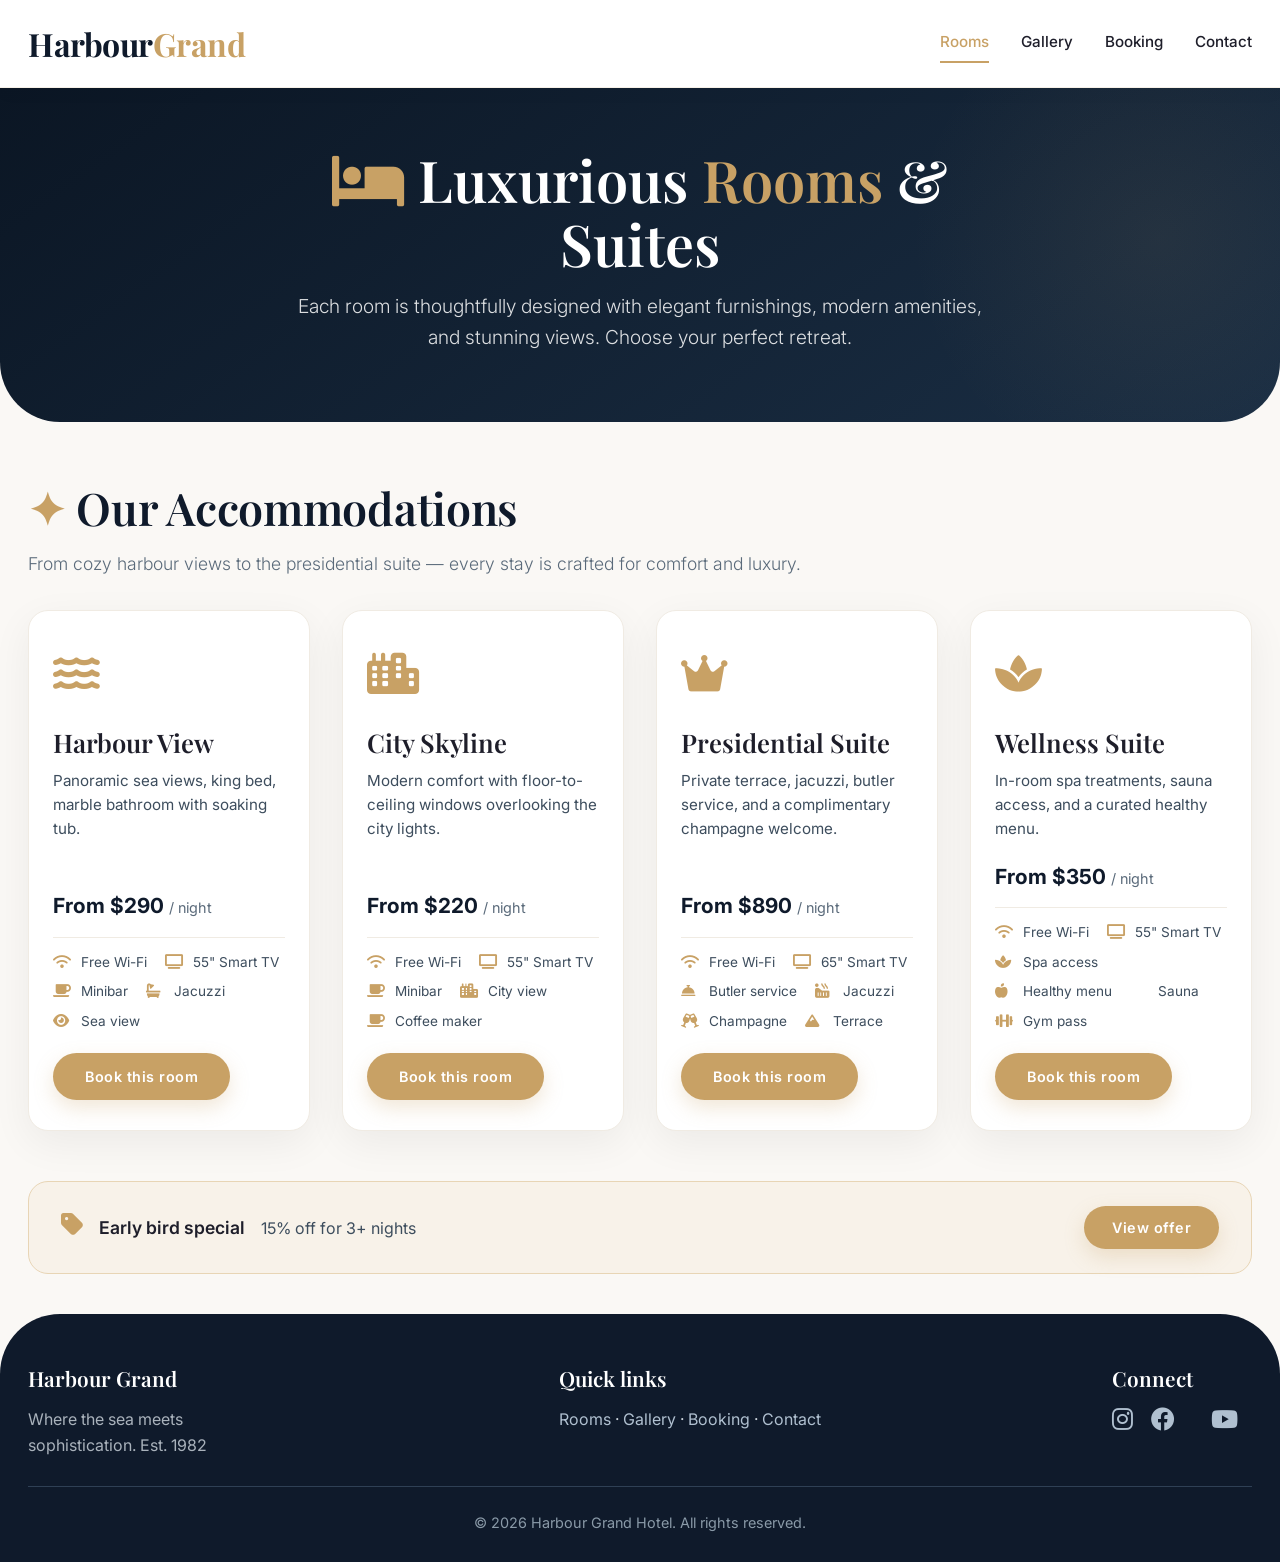
<file: ROOMS.html>
<!DOCTYPE html>
<html lang="en">
<head>
  <meta charset="UTF-8" />
  <meta name="viewport" content="width=device-width, initial-scale=1.0, maximum-scale=1.5" />
  <title>Harbour Grand · Rooms & Suites</title>
  <!-- SEO Meta -->
  <meta name="description" content="Luxury rooms and suites at Harbour Grand Hotel. Sea views, presidential suite, wellness spa. Book your stay." />
  <meta name="keywords" content="luxury rooms, harbour grand, sea view suites, presidential suite, hotel rooms, spa suite" />
  <meta name="author" content="Harbour Grand Hotel" />
  <!-- Google Font & Icons -->
  <link rel="preconnect" href="https://fonts.googleapis.com" />
  <link rel="preconnect" href="https://fonts.gstatic.com" crossorigin />
  <link href="https://fonts.googleapis.com/css2?family=Playfair+Display:wght@400;600;700&family=Inter:wght@300;400;500;600;700&display=swap" rel="stylesheet" />
  <link rel="stylesheet" href="https://cdnjs.cloudflare.com/ajax/libs/font-awesome/6.0.0-beta3/css/all.min.css" />
  <style>
    /* ===== RESET & BASE ===== */
    * {
      margin: 0;
      padding: 0;
      box-sizing: border-box;
    }
    body {
      font-family: 'Inter', sans-serif;
      background: #faf8f5;
      color: #1e1e2a;
      line-height: 1.6;
    }
    img {
      max-width: 100%;
      height: auto;
      display: block;
    }
    a {
      text-decoration: none;
      color: inherit;
    }
    .container {
      max-width: 1280px;
      margin: 0 auto;
      padding: 0 28px;
    }

    /* ===== COLOR THEME ===== */
    :root {
      --gold: #c8a165;
      --gold-light: #e8d5b5;
      --navy: #0f1a2b;
      --cream: #f8f2e9;
      --white: #ffffff;
      --shadow: 0 12px 40px rgba(0,0,0,0.06);
      --radius: 20px;
    }

    /* ===== TYPOGRAPHY ===== */
    h1, h2, h3, h4 {
      font-family: 'Playfair Display', serif;
      font-weight: 600;
    }
    .section-title {
      font-size: 2.8rem;
      margin-bottom: 6px;
      color: var(--navy);
      letter-spacing: -0.3px;
    }
    .section-sub {
      color: #5a6a7a;
      font-size: 1.1rem;
      margin-bottom: 32px;
      font-weight: 300;
    }
    .gold-accent {
      color: var(--gold);
    }

    /* ===== BUTTONS ===== */
    .btn {
      display: inline-block;
      background: var(--gold);
      color: white;
      padding: 16px 44px;
      border-radius: 60px;
      font-weight: 600;
      letter-spacing: 0.5px;
      transition: 0.25s ease;
      border: none;
      cursor: pointer;
      font-size: 1rem;
      box-shadow: 0 8px 20px rgba(200, 161, 101, 0.25);
    }
    .btn:hover {
      background: #b58b4a;
      transform: translateY(-3px);
      box-shadow: 0 14px 30px rgba(200, 161, 101, 0.35);
    }
    .btn-outline {
      background: transparent;
      border: 2px solid var(--gold);
      color: var(--gold);
      box-shadow: none;
    }
    .btn-outline:hover {
      background: var(--gold);
      color: white;
    }

    /* ===== HEADER / NAV ===== */
    .navbar {
      background: rgba(255,255,255,0.92);
      backdrop-filter: blur(8px);
      box-shadow: 0 2px 20px rgba(0,0,0,0.04);
      padding: 18px 0;
      position: sticky;
      top: 0;
      z-index: 100;
      border-bottom: 1px solid rgba(200, 161, 101, 0.15);
    }
    .nav-flex {
      display: flex;
      align-items: center;
      justify-content: space-between;
      flex-wrap: wrap;
    }
    .logo {
      font-family: 'Playfair Display', serif;
      font-size: 2rem;
      font-weight: 700;
      color: var(--navy);
      letter-spacing: -0.5px;
    }
    .logo span {
      color: var(--gold);
    }
    .nav-links {
      display: flex;
      gap: 32px;
      font-weight: 500;
      font-size: 0.95rem;
      align-items: center;
    }
    .nav-links a {
      padding: 6px 0;
      border-bottom: 2px solid transparent;
      transition: 0.2s;
    }
    .nav-links a:hover,
    .nav-links a.active {
      color: var(--gold);
      border-bottom-color: var(--gold);
    }
    .menu-toggle {
      display: none;
      font-size: 1.8rem;
      background: none;
      border: none;
      cursor: pointer;
      color: var(--navy);
    }

    /* ===== HERO / BANNER ===== */
    .hero {
      background: linear-gradient(145deg, #0b1624 0%, #1a2e44 100%);
      color: white;
      padding: 60px 0 70px;
      border-radius: 0 0 60px 60px;
      margin-bottom: 50px;
      position: relative;
      overflow: hidden;
    }
    .hero::after {
      content: '';
      position: absolute;
      top: -30%;
      right: -10%;
      width: 500px;
      height: 500px;
      background: radial-gradient(circle, rgba(200,161,101,0.08) 0%, transparent 70%);
      border-radius: 50%;
    }
    .hero-content {
      position: relative;
      z-index: 2;
      text-align: center;
      max-width: 740px;
      margin: 0 auto;
    }
    .hero-content h1 {
      font-size: 3.6rem;
      line-height: 1.1;
      margin-bottom: 16px;
    }
    .hero-content h1 i {
      color: var(--gold);
    }
    .hero-content p {
      font-size: 1.2rem;
      opacity: 0.85;
      font-weight: 300;
    }

    /* ===== ROOMS CARDS ===== */
    .card-grid {
      display: grid;
      grid-template-columns: repeat(auto-fit, minmax(280px, 1fr));
      gap: 32px;
      margin: 30px 0 50px;
    }
    .card {
      background: white;
      border-radius: var(--radius);
      padding: 30px 24px;
      box-shadow: var(--shadow);
      transition: 0.3s ease;
      border: 1px solid #f0ebe3;
      text-align: left;
      display: flex;
      flex-direction: column;
    }
    .card:hover {
      transform: translateY(-10px);
      box-shadow: 0 20px 40px rgba(0,0,0,0.07);
      border-color: var(--gold-light);
    }
    .card-icon {
      font-size: 2.6rem;
      color: var(--gold);
      margin-bottom: 14px;
    }
    .card h3 {
      font-size: 1.6rem;
      font-family: 'Playfair Display', serif;
      margin-bottom: 6px;
    }
    .card .description {
      color: #3d4d5d;
      font-size: 0.95rem;
      margin-bottom: 6px;
      flex: 1;
    }
    .card .price {
      font-weight: 700;
      color: var(--navy);
      margin-top: 12px;
      display: block;
      font-size: 1.3rem;
    }
    .card .facilities {
      display: flex;
      flex-wrap: wrap;
      gap: 8px 18px;
      margin-top: 14px;
      font-size: 0.85rem;
      color: #3d4d5d;
      border-top: 1px solid #f0ebe3;
      padding-top: 14px;
    }
    .card .facilities i {
      font-size: 0.9rem;
      color: var(--gold);
      margin-right: 6px;
      width: 18px;
    }
    .card .btn-book {
      margin-top: 20px;
      align-self: flex-start;
      padding: 12px 32px;
      font-size: 0.9rem;
    }

    /* ===== BADGE ===== */
    .badge {
      background: var(--gold);
      color: white;
      padding: 4px 16px;
      border-radius: 40px;
      font-size: 0.7rem;
      font-weight: 600;
      letter-spacing: 0.5px;
      display: inline-block;
      margin-top: 4px;
    }

    /* ===== FOOTER ===== */
    .footer {
      background: var(--navy);
      color: #d0d8e0;
      padding: 48px 0 28px;
      margin-top: 40px;
      border-radius: 60px 60px 0 0;
    }
    .footer-grid {
      display: flex;
      flex-wrap: wrap;
      justify-content: space-between;
      gap: 40px;
    }
    .footer h4 {
      color: white;
      margin-bottom: 12px;
      font-family: 'Playfair Display', serif;
      font-size: 1.3rem;
    }
    .footer a {
      color: #b0c0d0;
      transition: 0.2s;
    }
    .footer a:hover {
      color: var(--gold);
    }
    .footer-bottom {
      border-top: 1px solid #2f4055;
      padding-top: 24px;
      margin-top: 28px;
      text-align: center;
      font-size: 0.9rem;
      color: #8a9aa8;
    }
    .social-icons i {
      font-size: 1.5rem;
      margin-right: 14px;
      color: #b0c0d0;
      transition: 0.2s;
    }
    .social-icons i:hover {
      color: var(--gold);
      transform: translateY(-2px);
    }

    /* ===== RESPONSIVE ===== */
    @media (max-width: 820px) {
      .menu-toggle {
        display: block;
      }
      .nav-links {
        display: none;
        flex-direction: column;
        width: 100%;
        gap: 18px;
        padding: 24px 0 12px;
        border-top: 1px solid #eee;
        margin-top: 16px;
        align-items: flex-start;
      }
      .nav-links.open {
        display: flex;
      }
      .hero-content h1 {
        font-size: 2.6rem;
      }
      .section-title {
        font-size: 2.2rem;
      }
    }

    @media (max-width: 540px) {
      .container {
        padding: 0 16px;
      }
      .hero {
        padding: 40px 0 44px;
        border-radius: 0 0 32px 32px;
      }
      .hero-content h1 {
        font-size: 2rem;
      }
      .hero-content p {
        font-size: 1rem;
      }
      .card-grid {
        grid-template-columns: 1fr;
      }
      .footer-grid {
        flex-direction: column;
        gap: 24px;
      }
      .card .btn-book {
        width: 100%;
        text-align: center;
      }
    }
  </style>
</head>
<body>
  <!-- ===== NAVIGATION ===== -->
  <header class="navbar">
    <div class="container nav-flex">
      <div class="logo">Harbour<span>Grand</span></div>
      <button class="menu-toggle" id="menuToggle" aria-label="Toggle navigation">
        <i class="fas fa-bars"></i>
      </button>
      <nav class="nav-links" id="navLinks">
        <a href="#" class="active">Rooms</a>
        <a href="#">Gallery</a>
        <a href="#">Booking</a>
        <a href="#">Contact</a>
      </nav>
    </div>
  </header>

  <main>
    <!-- ===== HERO / BANNER ===== -->
    <section class="hero">
      <div class="container hero-content">
        <h1><i class="fas fa-bed"></i> Luxurious <span class="gold-accent">Rooms</span> & Suites</h1>
        <p>Each room is thoughtfully designed with elegant furnishings, modern amenities, and stunning views. Choose your perfect retreat.</p>
      </div>
    </section>

    <!-- ===== ROOMS / PRICES / FACILITIES ===== -->
    <section class="container" id="rooms">
      <h2 class="section-title"><span class="gold-accent">✦</span> Our Accommodations</h2>
      <p class="section-sub">From cozy harbour views to the presidential suite — every stay is crafted for comfort and luxury.</p>
      
      <div class="card-grid">
        <!-- Room 1: Harbour View -->
        <div class="card">
          <div class="card-icon"><i class="fas fa-water"></i></div>
          <h3>Harbour View</h3>
          <p class="description">Panoramic sea views, king bed, marble bathroom with soaking tub.</p>
          <span class="price">From $290 <span style="font-weight:400; font-size:0.9rem; color:#5a6a7a;">/ night</span></span>
          <div class="facilities">
            <span><i class="fas fa-wifi"></i> Free Wi-Fi</span>
            <span><i class="fas fa-tv"></i> 55" Smart TV</span>
            <span><i class="fas fa-coffee"></i> Minibar</span>
            <span><i class="fas fa-bath"></i> Jacuzzi</span>
            <span><i class="fas fa-eye"></i> Sea view</span>
          </div>
          <a href="#" class="btn btn-book">Book this room</a>
        </div>

        <!-- Room 2: City Skyline -->
        <div class="card">
          <div class="card-icon"><i class="fas fa-city"></i></div>
          <h3>City Skyline</h3>
          <p class="description">Modern comfort with floor-to-ceiling windows overlooking the city lights.</p>
          <span class="price">From $220 <span style="font-weight:400; font-size:0.9rem; color:#5a6a7a;">/ night</span></span>
          <div class="facilities">
            <span><i class="fas fa-wifi"></i> Free Wi-Fi</span>
            <span><i class="fas fa-tv"></i> 55" Smart TV</span>
            <span><i class="fas fa-coffee"></i> Minibar</span>
            <span><i class="fas fa-city"></i> City view</span>
            <span><i class="fas fa-mug-saucer"></i> Coffee maker</span>
          </div>
          <a href="#" class="btn btn-book">Book this room</a>
        </div>

        <!-- Room 3: Presidential -->
        <div class="card">
          <div class="card-icon"><i class="fas fa-crown"></i></div>
          <h3>Presidential Suite</h3>
          <p class="description">Private terrace, jacuzzi, butler service, and a complimentary champagne welcome.</p>
          <span class="price">From $890 <span style="font-weight:400; font-size:0.9rem; color:#5a6a7a;">/ night</span></span>
          <div class="facilities">
            <span><i class="fas fa-wifi"></i> Free Wi-Fi</span>
            <span><i class="fas fa-tv"></i> 65" Smart TV</span>
            <span><i class="fas fa-concierge-bell"></i> Butler service</span>
            <span><i class="fas fa-hot-tub"></i> Jacuzzi</span>
            <span><i class="fas fa-champagne-glasses"></i> Champagne</span>
            <span><i class="fas fa-mountain"></i> Terrace</span>
          </div>
          <a href="#" class="btn btn-book">Book this room</a>
        </div>

        <!-- Room 4: Wellness Suite -->
        <div class="card">
          <div class="card-icon"><i class="fas fa-spa"></i></div>
          <h3>Wellness Suite</h3>
          <p class="description">In-room spa treatments, sauna access, and a curated healthy menu.</p>
          <span class="price">From $350 <span style="font-weight:400; font-size:0.9rem; color:#5a6a7a;">/ night</span></span>
          <div class="facilities">
            <span><i class="fas fa-wifi"></i> Free Wi-Fi</span>
            <span><i class="fas fa-tv"></i> 55" Smart TV</span>
            <span><i class="fas fa-spa"></i> Spa access</span>
            <span><i class="fas fa-apple-alt"></i> Healthy menu</span>
            <span><i class="fas fa-sauna"></i> Sauna</span>
            <span><i class="fas fa-dumbbell"></i> Gym pass</span>
          </div>
          <a href="#" class="btn btn-book">Book this room</a>
        </div>
      </div>

      <!-- Special offer banner -->
      <div style="background: var(--cream); border-radius: var(--radius); padding: 24px 32px; margin: 10px 0 20px; display: flex; flex-wrap: wrap; justify-content: space-between; align-items: center; border: 1px solid var(--gold-light);">
        <div>
          <i class="fas fa-tag gold-accent" style="font-size: 1.6rem; margin-right: 12px;"></i>
          <span style="font-weight: 600; font-size: 1.1rem;">Early bird special</span>
          <span style="color: #3d4d5d; margin-left: 12px;">15% off for 3+ nights</span>
        </div>
        <a href="#" class="btn" style="padding: 10px 28px; font-size: 0.9rem;">View offer</a>
      </div>
    </section>
  </main>

  <!-- ===== FOOTER ===== -->
  <footer class="footer">
    <div class="container">
      <div class="footer-grid">
        <div>
          <h4>Harbour Grand</h4>
          <p style="max-width: 240px; opacity: 0.8;">Where the sea meets sophistication. Est. 1982</p>
        </div>
        <div>
          <h4>Quick links</h4>
          <a href="#">Rooms</a> · <a href="#">Gallery</a> · <a href="#">Booking</a> · <a href="#">Contact</a>
        </div>
        <div>
          <h4>Connect</h4>
          <div class="social-icons">
            <i class="fab fa-instagram"></i>
            <i class="fab fa-facebook"></i>
            <i class="fab fa-x-twitter"></i>
            <i class="fab fa-youtube"></i>
          </div>
        </div>
      </div>
      <div class="footer-bottom">© 2026 Harbour Grand Hotel. All rights reserved.</div>
    </div>
  </footer>

  <!-- ===== JAVASCRIPT ===== -->
  <script>
    (function() {
      // ---- Mobile menu toggle ----
      const toggleBtn = document.getElementById('menuToggle');
      const navLinks = document.getElementById('navLinks');
      if (toggleBtn && navLinks) {
        toggleBtn.addEventListener('click', function(e) {
          e.stopPropagation();
          navLinks.classList.toggle('open');
        });
        navLinks.querySelectorAll('a').forEach(link => {
          link.addEventListener('click', () => navLinks.classList.remove('open'));
        });
      }

      // ---- Simple interactivity: booking button alert (demonstrates JS) ----
      const bookButtons = document.querySelectorAll('.btn-book');
      bookButtons.forEach(btn => {
        btn.addEventListener('click', function(e) {
          e.preventDefault();
          const roomName = this.closest('.card').querySelector('h3')?.innerText || 'this room';
          alert('✨ You are about to book the ' + roomName + '. Please complete the booking form on the next page.');
        });
      });
    })();
  </script>
</body>
</html>
</file>
